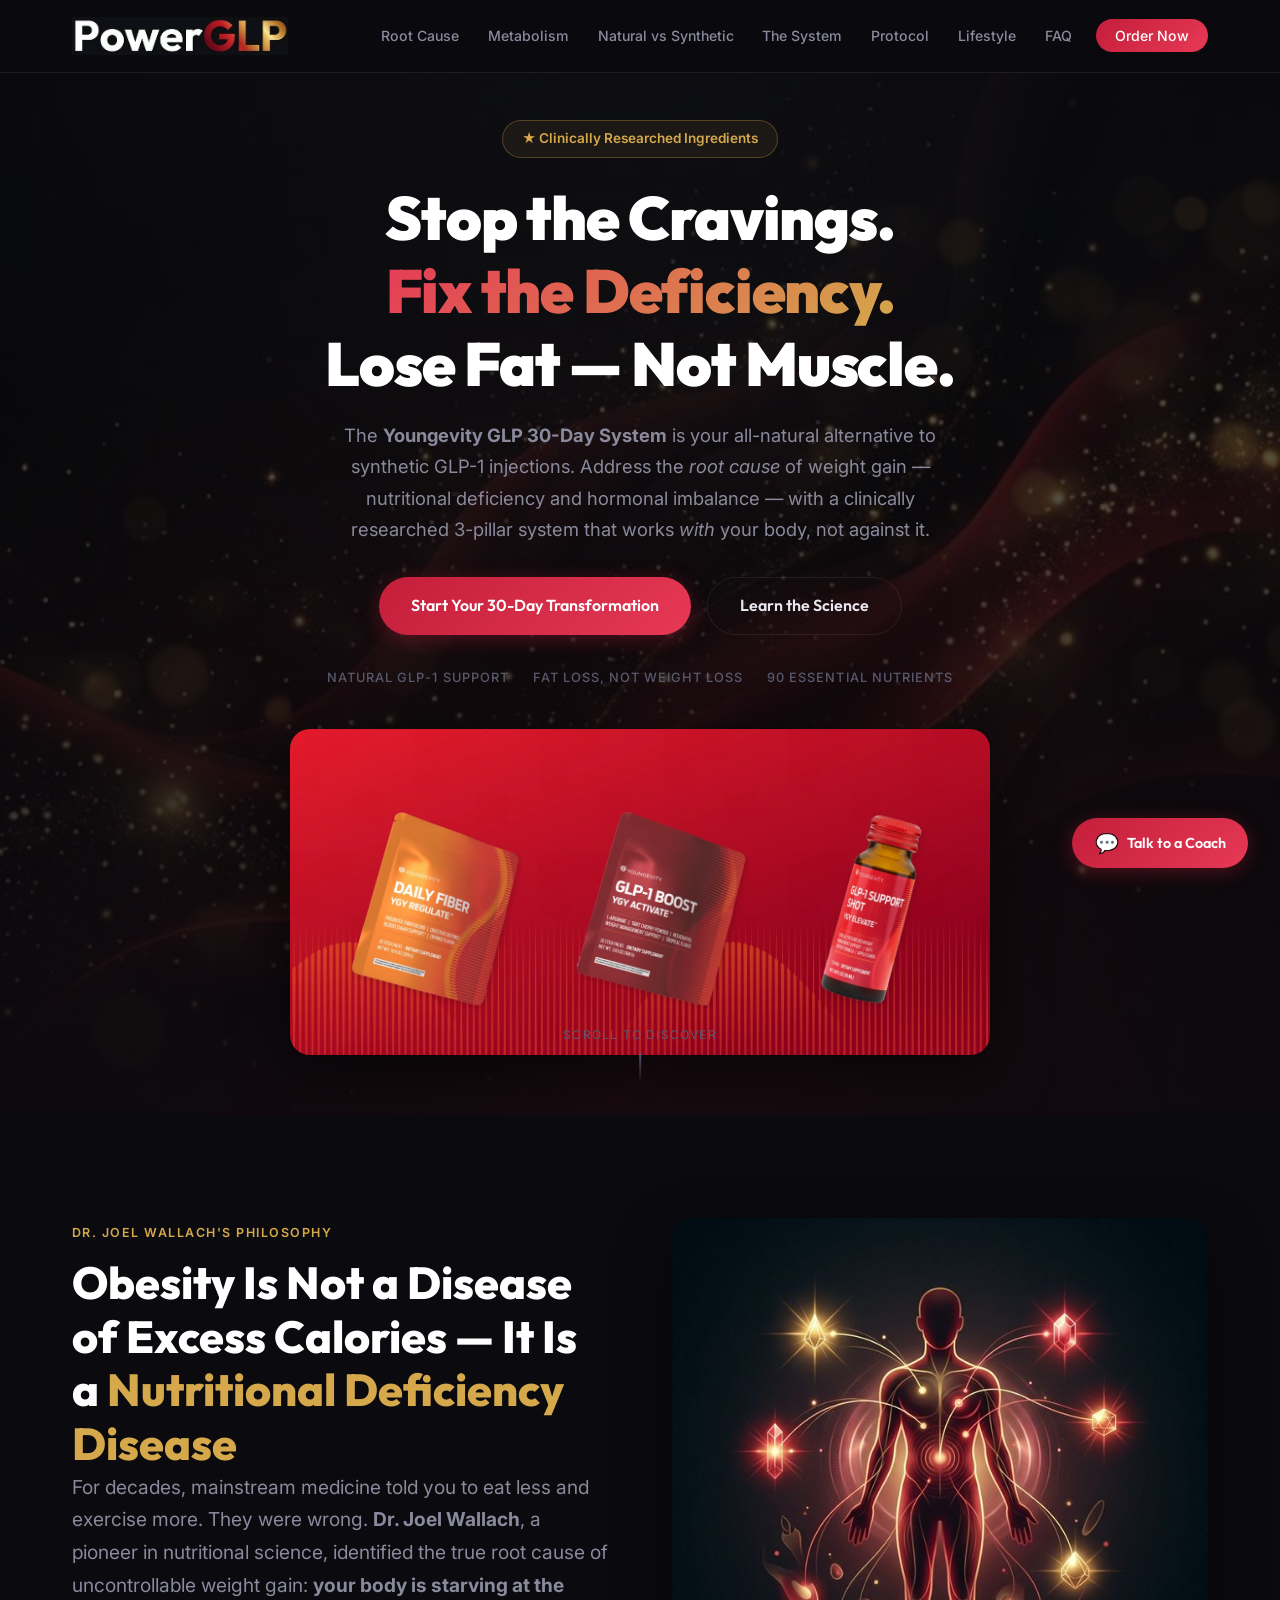
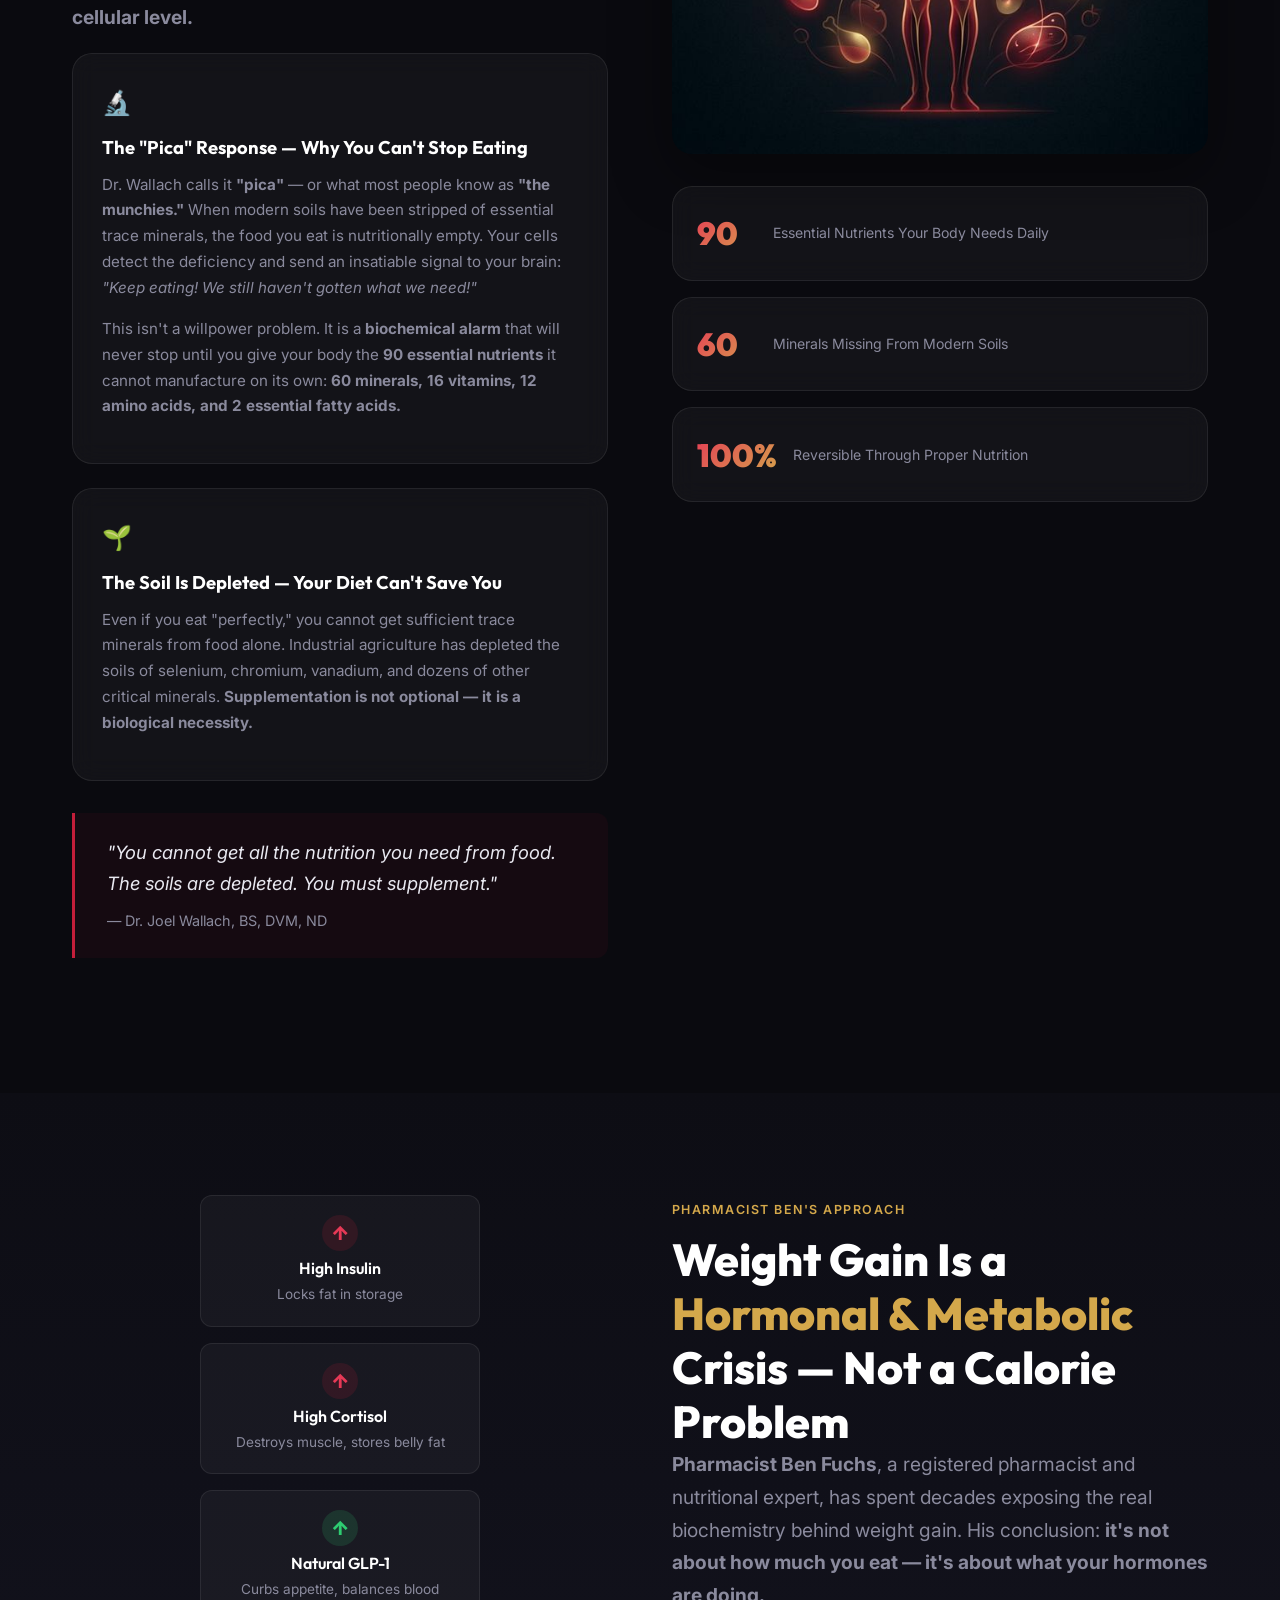
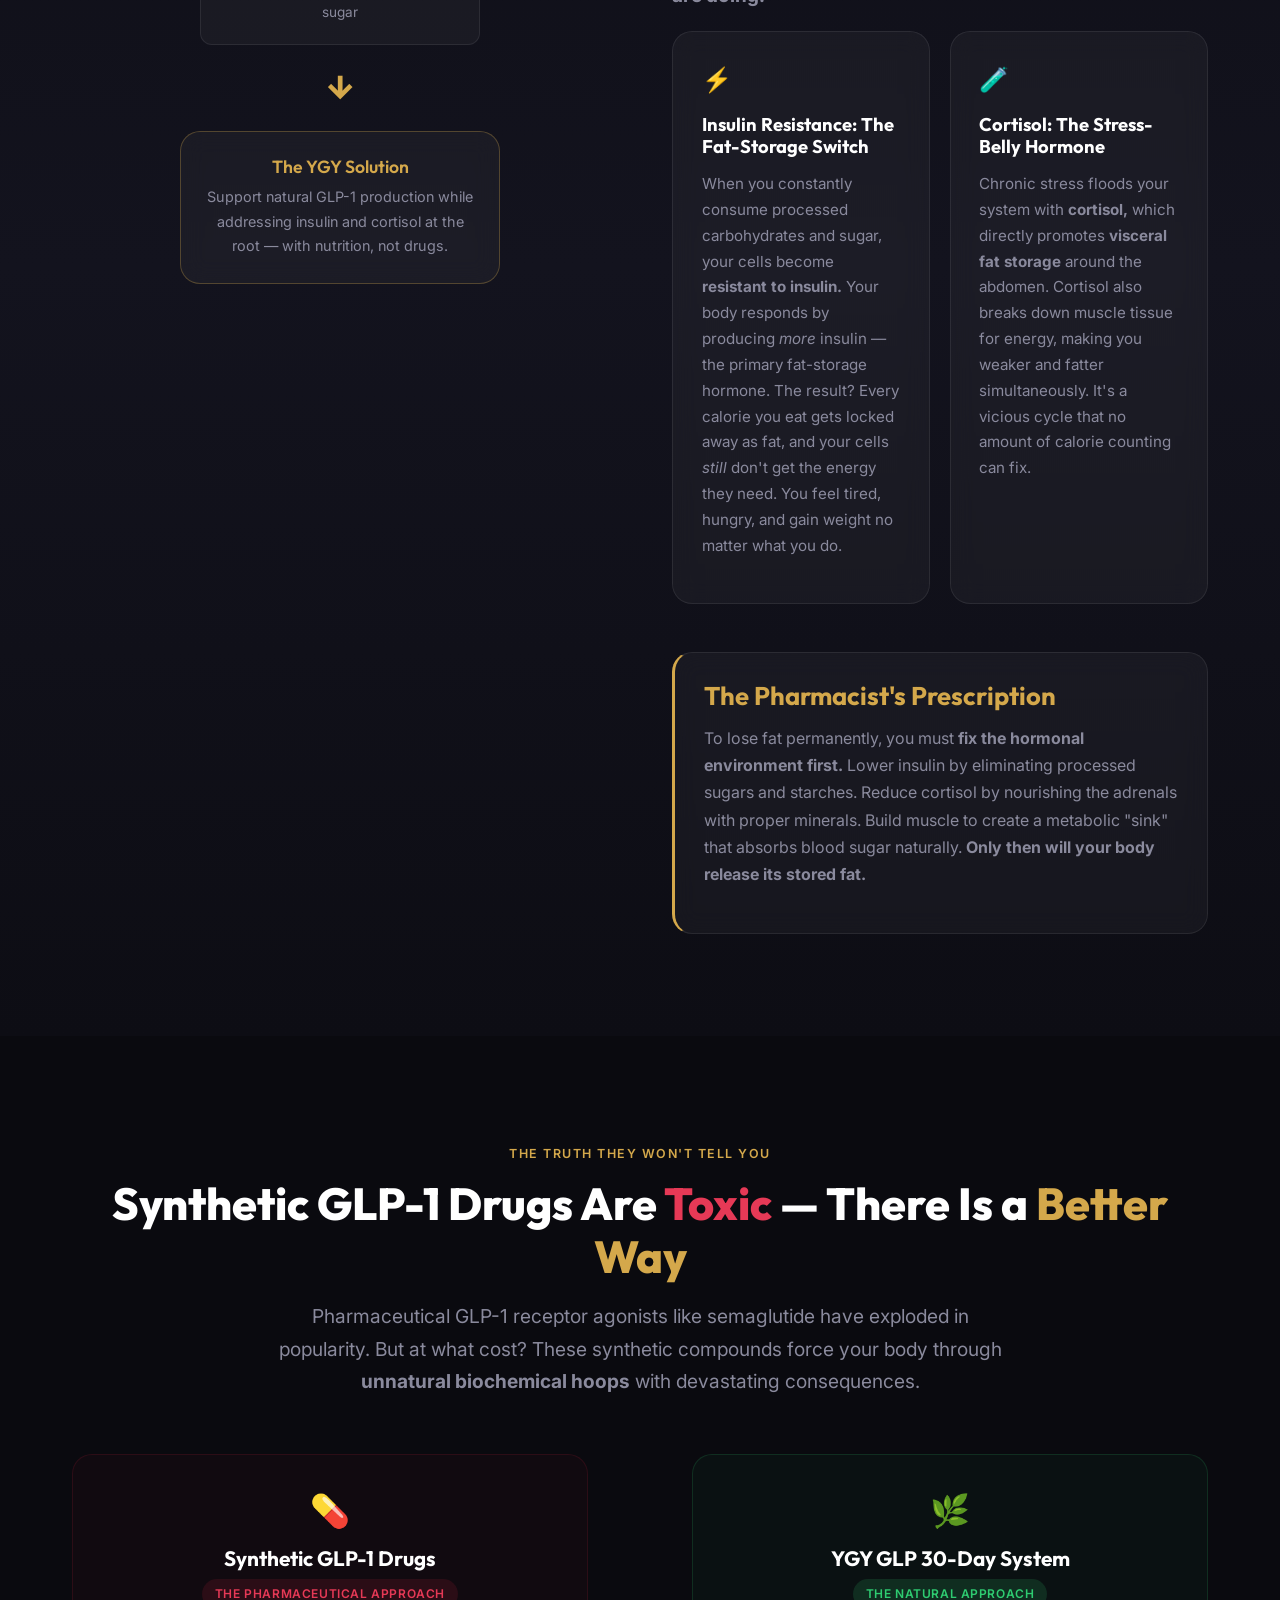
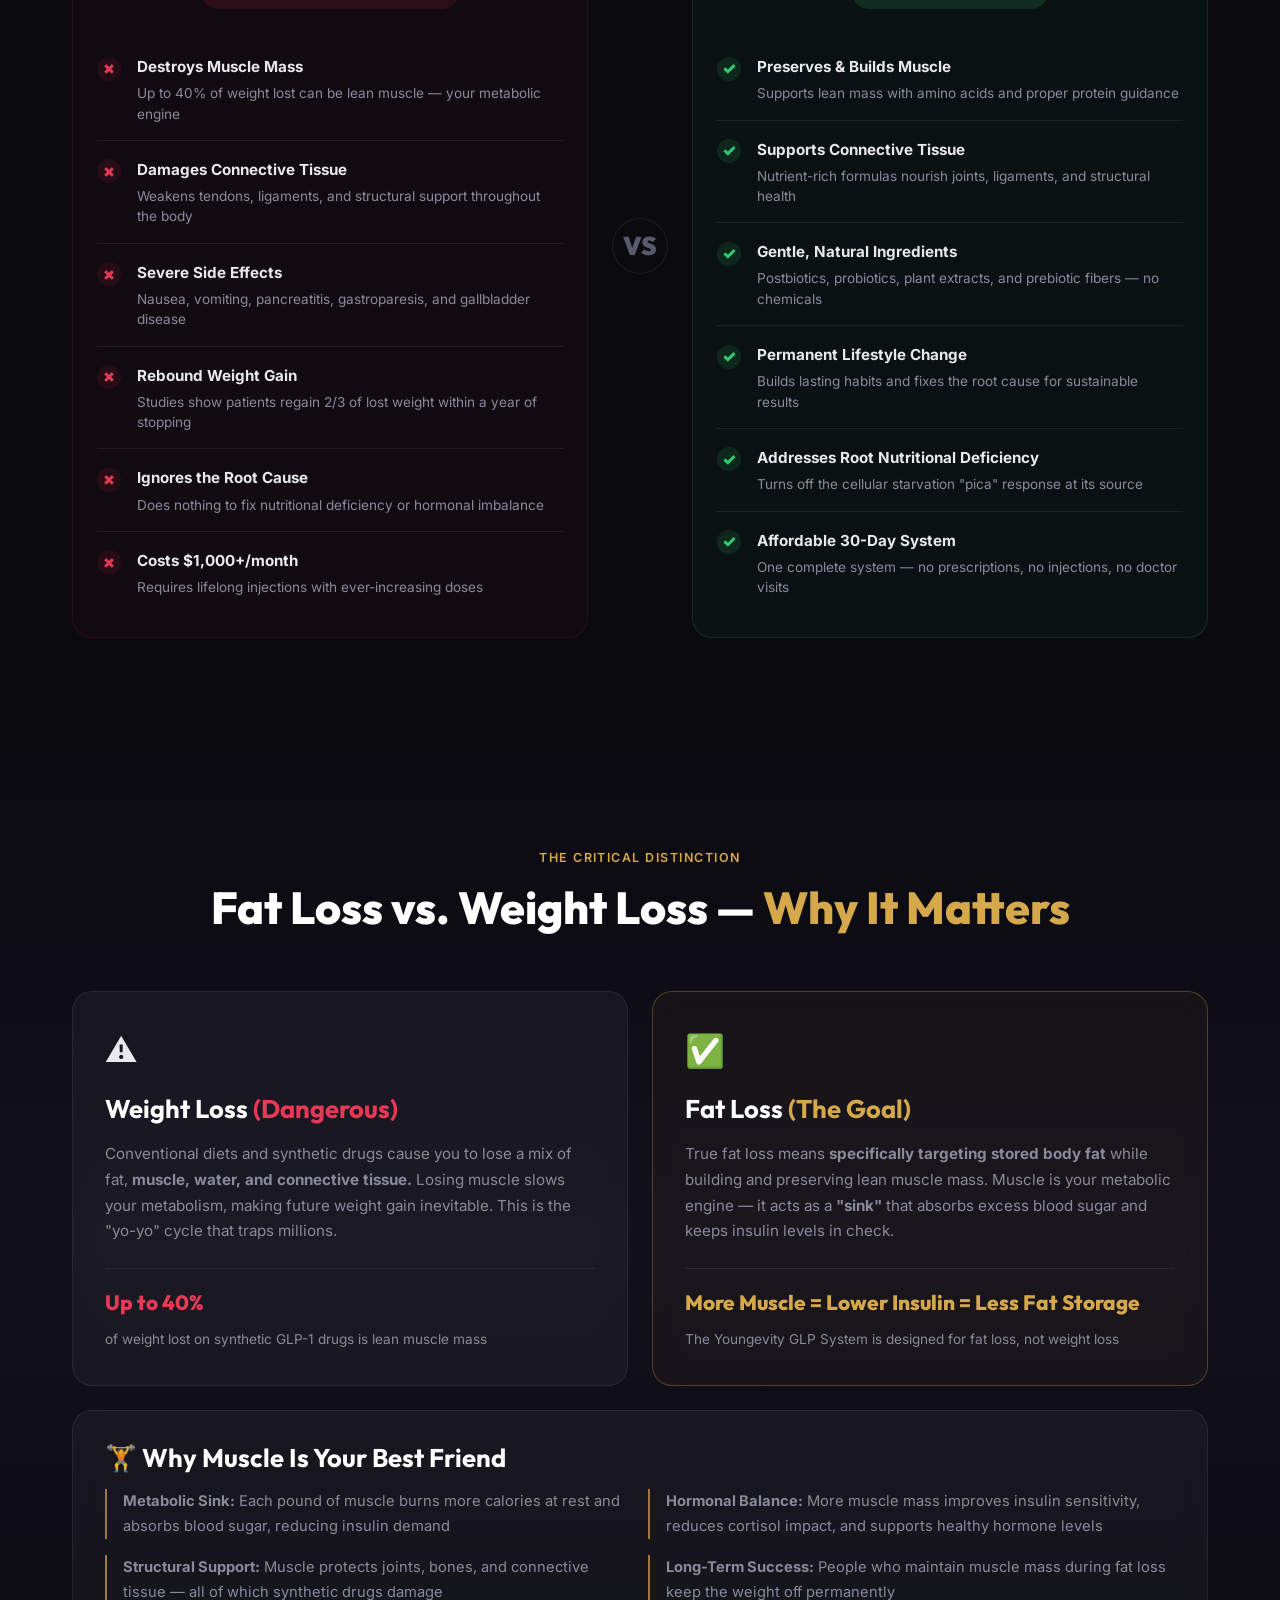
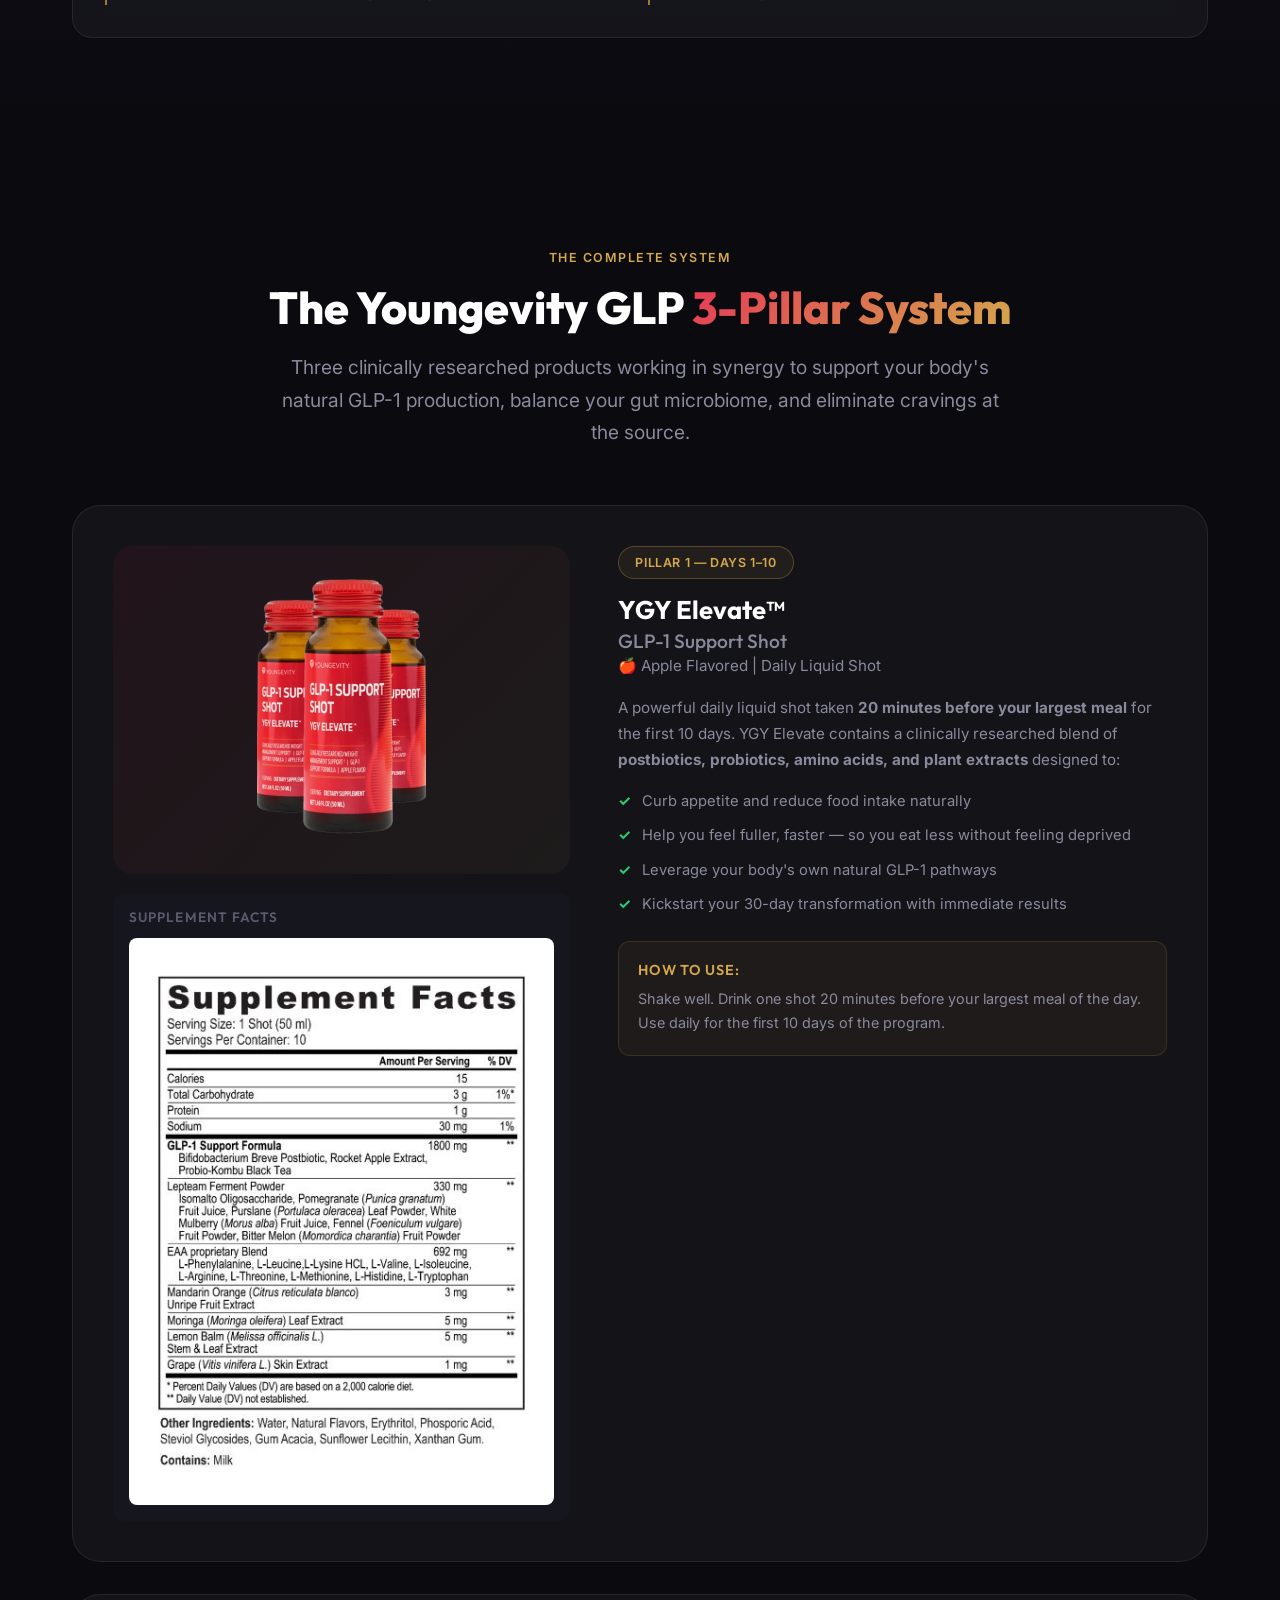
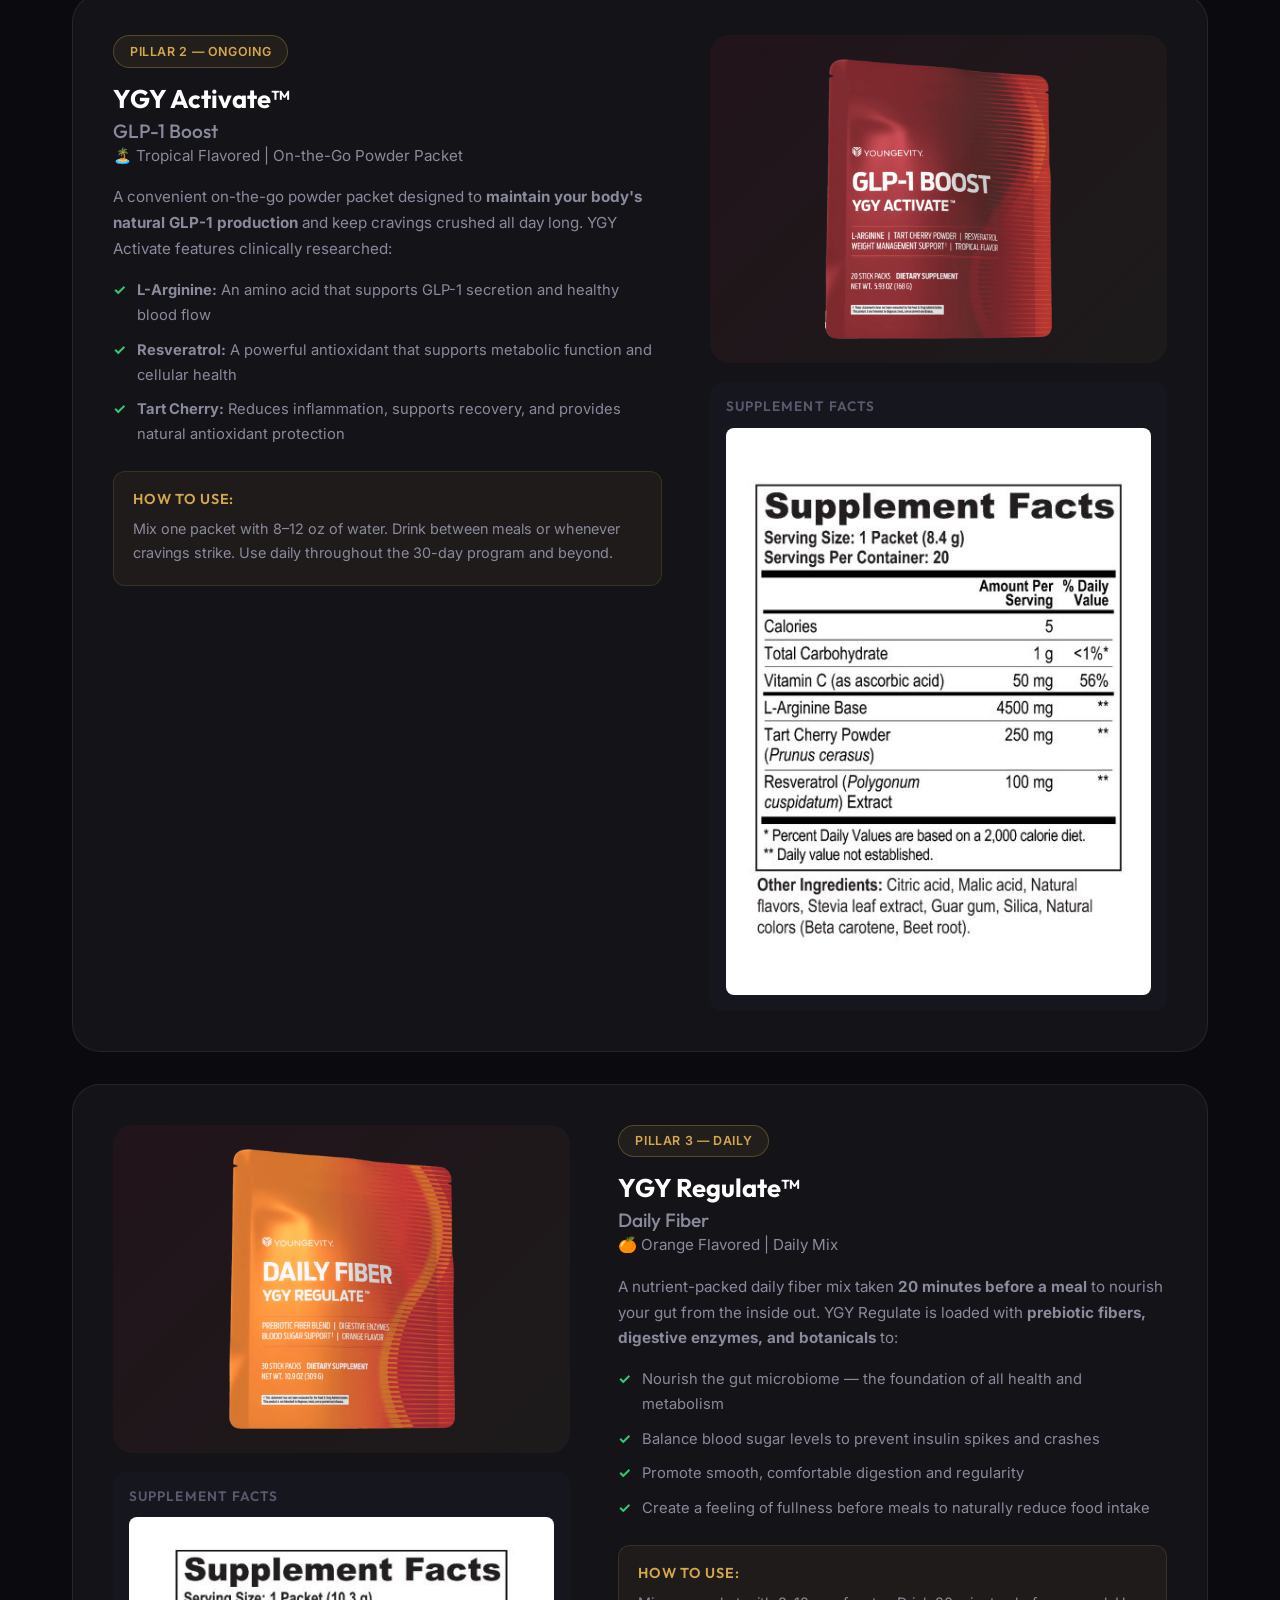
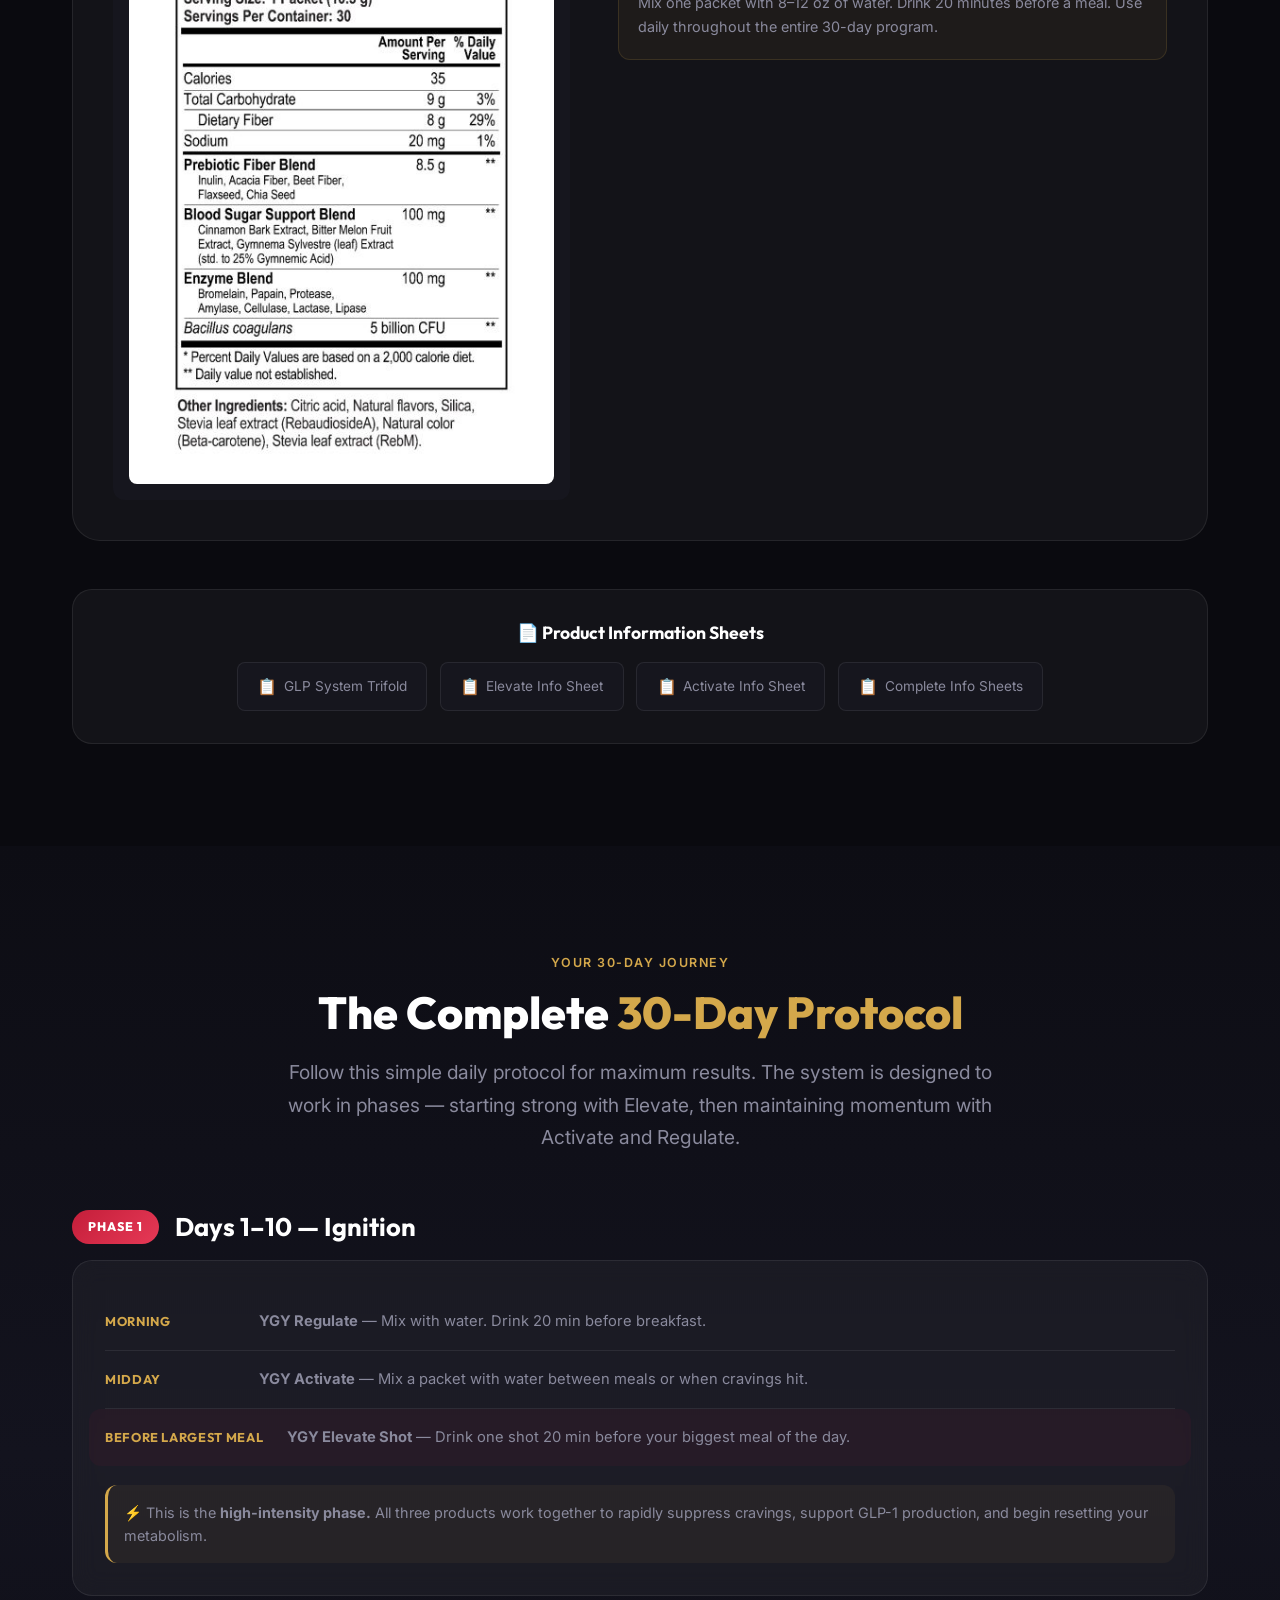
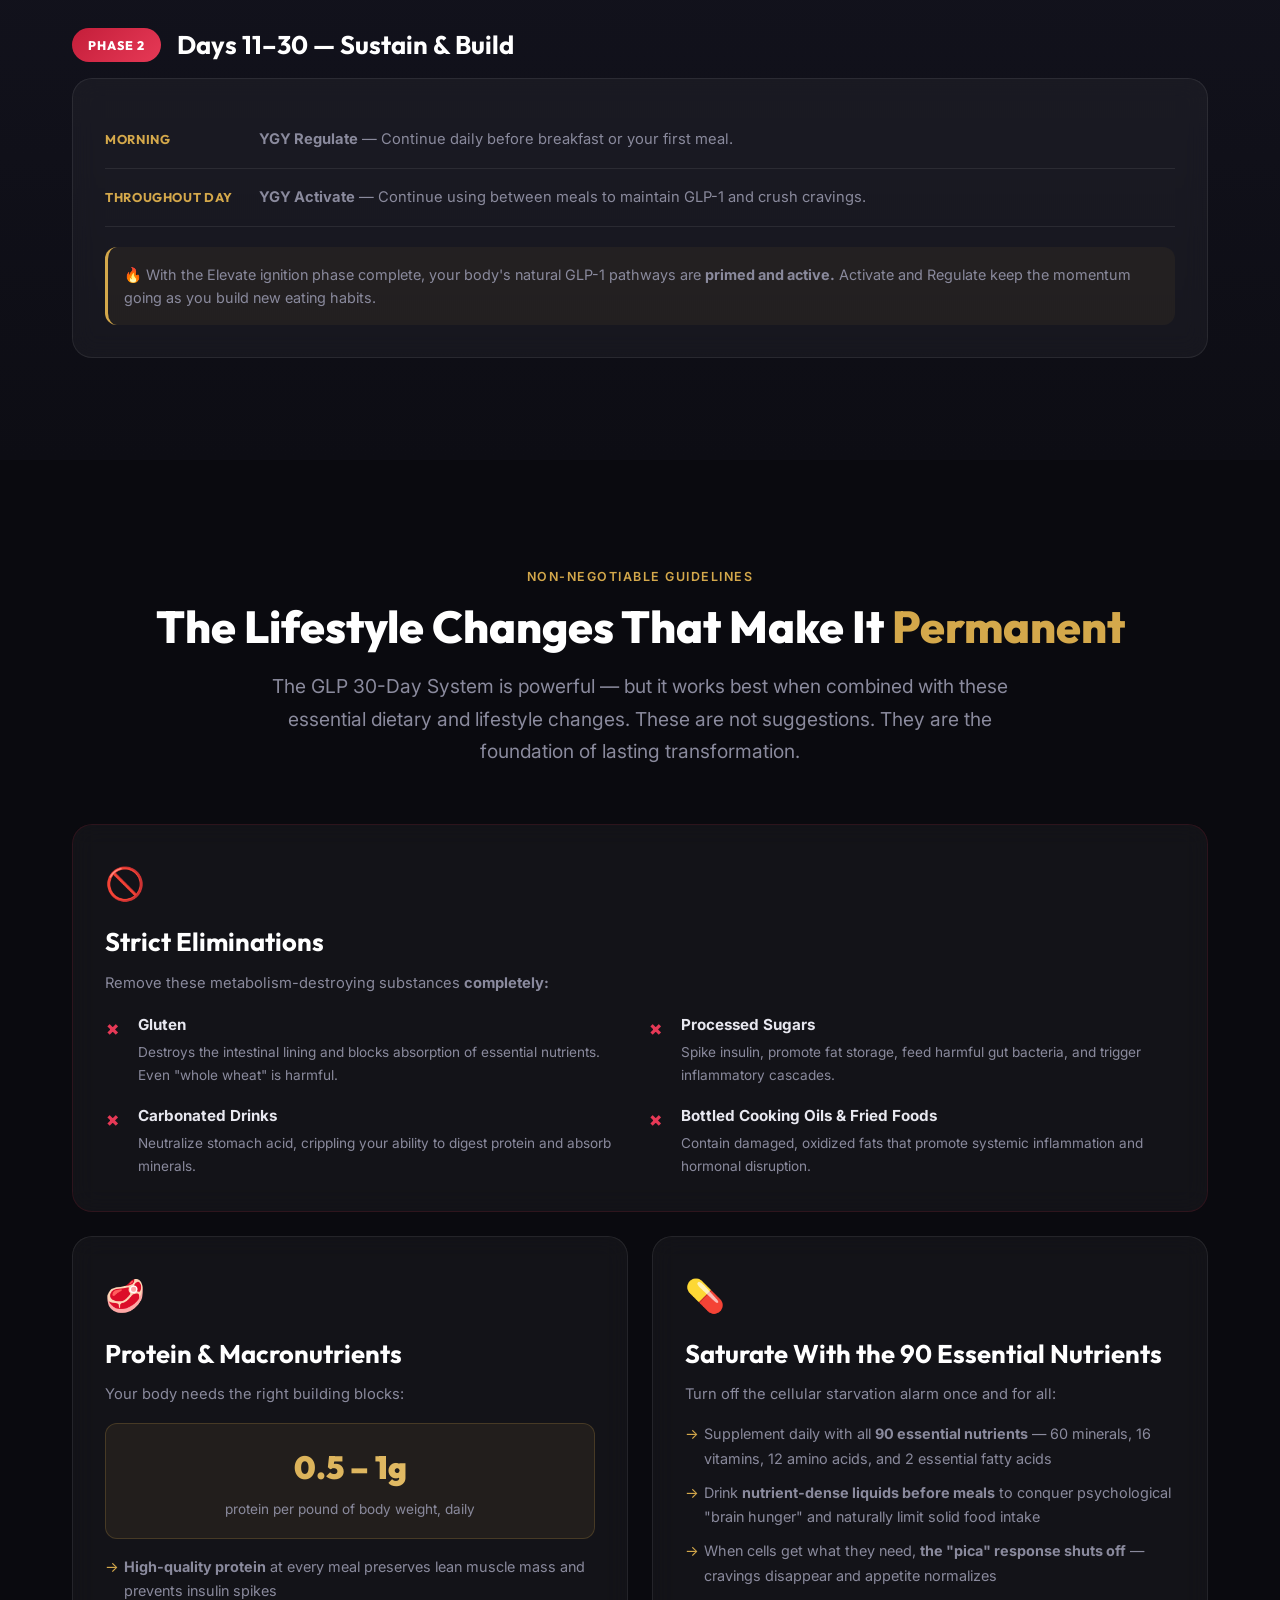
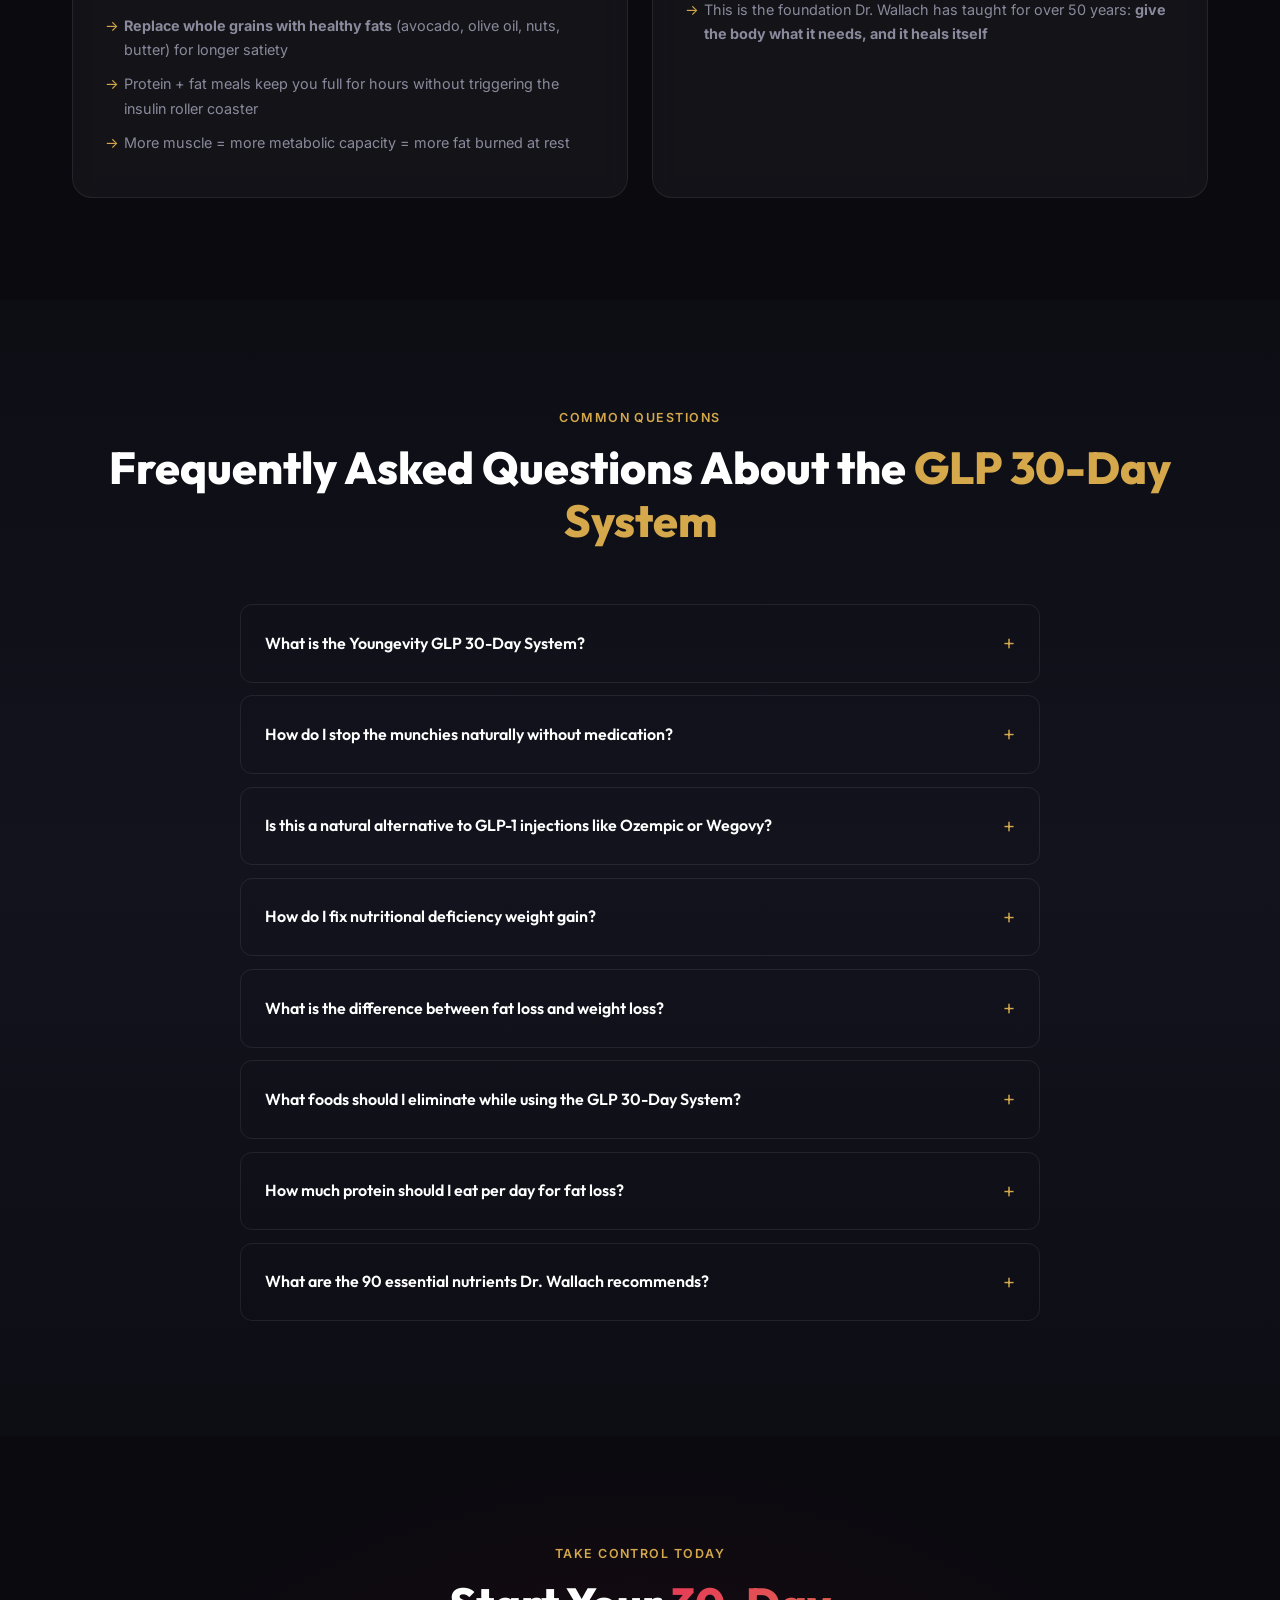
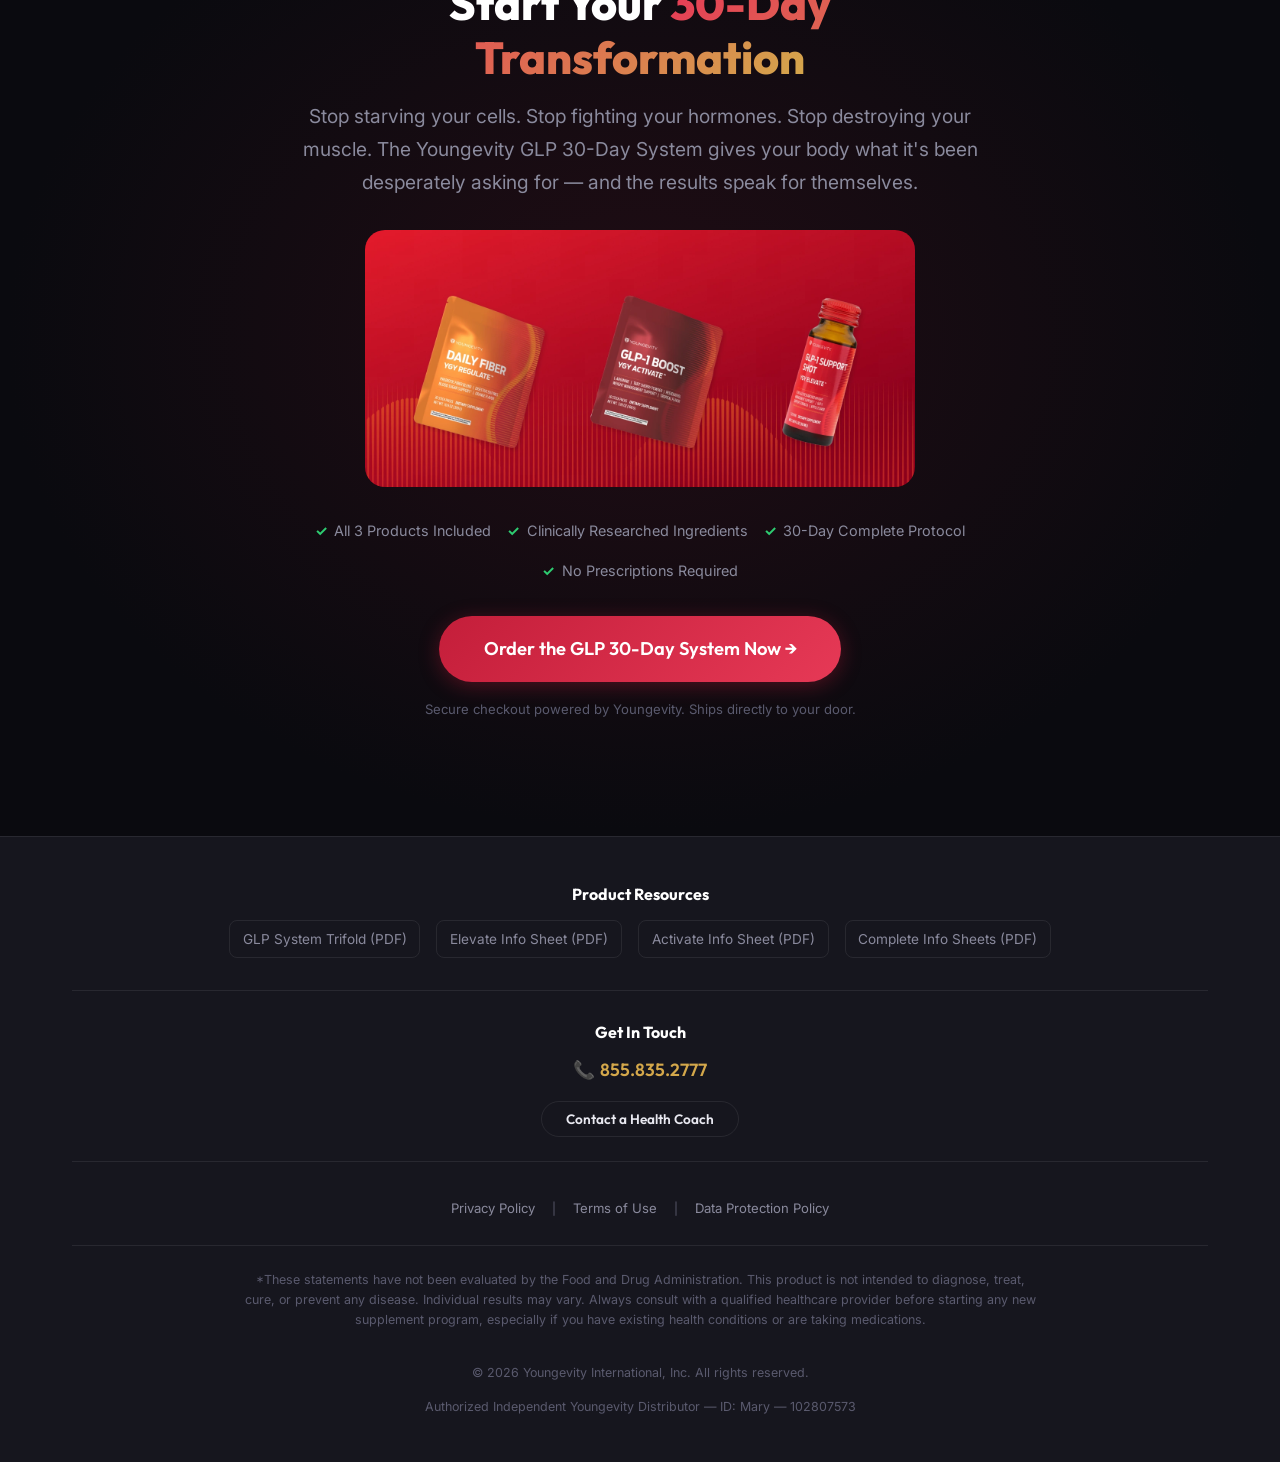
<file: index.html>
<!DOCTYPE html>
<html lang="en">
<head>
    <meta charset="UTF-8">
    <meta name="viewport" content="width=device-width, initial-scale=1.0">
    <title>Youngevity GLP 30-Day System | Natural GLP-1 Support — Stop the Munchies, Burn Fat, Keep Muscle</title>
    <meta name="description" content="Discover the Youngevity GLP 30-Day System — a clinically researched, all-natural alternative to synthetic GLP-1 injections. Fix the root cause of weight gain: nutritional deficiency. Curb cravings, balance hormones, and lose fat while preserving lean muscle.">
    <meta name="keywords" content="natural GLP-1 support, natural alternative to GLP-1 injections, how to stop the munchies naturally, nutritional deficiency weight gain, Dr. Wallach 90 essential nutrients, insulin resistance weight loss, cortisol weight gain, fat loss vs weight loss, Youngevity GLP system, GLP-1 boost natural">
    <meta property="og:title" content="Youngevity GLP 30-Day System | Natural GLP-1 Weight Management">
    <meta property="og:description" content="Stop the cravings. Fix the deficiency. Lose fat—not muscle. The Youngevity GLP 30-Day System is your natural alternative to synthetic GLP-1 drugs.">
    <meta property="og:type" content="website">
    <meta property="og:image" content="87552f8a-69dd-4ed3-8258-8b17cbba2dc7.webp">
    <link rel="preconnect" href="https://fonts.googleapis.com">
    <link rel="preconnect" href="https://fonts.gstatic.com" crossorigin>
    <link href="https://fonts.googleapis.com/css2?family=Inter:wght@300;400;500;600;700&family=Outfit:wght@400;500;600;700;800;900&display=swap" rel="stylesheet">
    <link rel="icon" type="image/svg+xml" href="favicon.svg">
    <link rel="canonical" href="https://powerglp.com/">
    <link rel="stylesheet" href="style.css">

    <!-- FAQ Schema JSON-LD -->
    <script type="application/ld+json">
    {
      "@context": "https://schema.org",
      "@type": "FAQPage",
      "mainEntity": [
        {
          "@type": "Question",
          "name": "What is the Youngevity GLP 30-Day System?",
          "acceptedAnswer": {
            "@type": "Answer",
            "text": "The Youngevity GLP 30-Day System is a clinically researched, all-natural weight management program consisting of three products—YGY Elevate (GLP-1 Support Shot), YGY Activate (GLP-1 Boost), and YGY Regulate (Daily Fiber)—designed to leverage your body's own natural GLP-1 production. It addresses the root cause of weight gain: nutritional deficiency and hormonal imbalance."
          }
        },
        {
          "@type": "Question",
          "name": "How do I stop the munchies naturally without medication?",
          "acceptedAnswer": {
            "@type": "Answer",
            "text": "According to Dr. Joel Wallach, 'the munchies' are your body's desperate cry for missing essential trace minerals. When cells are starved of the 90 essential nutrients, they trigger insatiable cravings. The solution is to saturate your body with all 90 essential nutrients using clinically researched supplements like the Youngevity GLP 30-Day System, which combines postbiotics, amino acids, prebiotic fibers, and plant extracts to naturally curb appetite and eliminate the cellular starvation response."
          }
        },
        {
          "@type": "Question",
          "name": "Is this a natural alternative to GLP-1 injections like Ozempic or Wegovy?",
          "acceptedAnswer": {
            "@type": "Answer",
            "text": "Yes. The Youngevity GLP 30-Day System is designed to support your body's own natural GLP-1 production using clinically researched postbiotics, probiotics, amino acids like L-arginine, resveratrol, tart cherry, and prebiotic fibers—without the side effects associated with synthetic GLP-1 receptor agonist injections, which can destroy muscle mass and connective tissue."
          }
        },
        {
          "@type": "Question",
          "name": "How do I fix nutritional deficiency weight gain?",
          "acceptedAnswer": {
            "@type": "Answer",
            "text": "Nutritional deficiency weight gain occurs when modern soils lack essential trace minerals, causing cellular starvation and non-stop food cravings (pica). To fix it, you must: 1) Supplement with all 90 essential nutrients, 2) Eliminate gluten which blocks nutrient absorption, 3) Cut processed sugars and fried foods, 4) Consume 0.5–1g of protein per pound of body weight, and 5) Use a system like the Youngevity GLP 30-Day System to naturally support GLP-1 and gut health."
          }
        },
        {
          "@type": "Question",
          "name": "What is the difference between fat loss and weight loss?",
          "acceptedAnswer": {
            "@type": "Answer",
            "text": "Weight loss can include losing vital muscle mass, water, and connective tissue—especially with synthetic drugs. Fat loss means specifically targeting stored body fat while building and preserving lean muscle. Muscle acts as a metabolic 'sink' that absorbs excess blood sugar and keeps insulin levels in check. The Youngevity GLP 30-Day System, combined with adequate protein intake, is designed to promote true fat loss, not dangerous weight loss."
          }
        },
        {
          "@type": "Question",
          "name": "What foods should I eliminate while using the GLP 30-Day System?",
          "acceptedAnswer": {
            "@type": "Answer",
            "text": "For best results, completely eliminate: 1) Gluten—it destroys the intestinal lining and blocks nutrient absorption, 2) Processed sugars—they spike insulin and promote fat storage, 3) Carbonated drinks—they neutralize stomach acid needed for digestion, 4) Bottled cooking oils and fried foods—they contain damaged fats that promote inflammation. Replace grains with healthy fats for longer satiety."
          }
        },
        {
          "@type": "Question",
          "name": "How much protein should I eat per day for fat loss?",
          "acceptedAnswer": {
            "@type": "Answer",
            "text": "For optimal fat loss while preserving muscle, consume 0.5 to 1 gram of high-quality protein per pound of body weight daily. Protein prevents insulin spikes, supports lean muscle growth, and keeps you satiated longer. Muscle tissue acts as a 'sink' to absorb excess blood sugar and maintain healthy insulin levels."
          }
        },
        {
          "@type": "Question",
          "name": "What are the 90 essential nutrients Dr. Wallach recommends?",
          "acceptedAnswer": {
            "@type": "Answer",
            "text": "Dr. Joel Wallach identifies 90 essential nutrients the human body cannot manufacture on its own: 60 minerals, 16 vitamins, 12 amino acids, and 2 essential fatty acids. Modern agricultural soils have been depleted of these trace minerals, meaning even a 'healthy diet' cannot provide them. Supplementation is the only reliable way to get all 90 nutrients and turn off the body's starvation-driven cravings."
          }
        }
      ]
    }
    </script>

    <!-- Product Schema JSON-LD -->
    <script type="application/ld+json">
    {
      "@context": "https://schema.org",
      "@type": "Product",
      "name": "Youngevity GLP 30-Day System",
      "description": "A comprehensive 30-day natural weight management system featuring three clinically researched products that support your body's own GLP-1 production, curb appetite, balance blood sugar, and promote fat loss while preserving lean muscle.",
      "brand": {
        "@type": "Brand",
        "name": "Youngevity"
      },
      "category": "Health & Wellness > Weight Management",
      "image": "87552f8a-69dd-4ed3-8258-8b17cbba2dc7.webp"
    }
    </script>
</head>
<body>
    <!-- Navigation -->
    <nav class="main-nav" id="main-nav">
        <div class="nav-container">
            <a href="#hero" class="nav-logo">
                <img src="logo.png" alt="PowerGLP.com" class="nav-logo-img" style="height: 38px; width: auto;">
            </a>
            <button class="nav-toggle" id="nav-toggle" aria-label="Toggle navigation">
                <span></span><span></span><span></span>
            </button>
            <ul class="nav-links" id="nav-links">
                <li><a href="#root-cause">Root Cause</a></li>
                <li><a href="#metabolism">Metabolism</a></li>
                <li><a href="#natural-vs-synthetic">Natural vs Synthetic</a></li>
                <li><a href="#system">The System</a></li>
                <li><a href="#protocol">Protocol</a></li>
                <li><a href="#lifestyle">Lifestyle</a></li>
                <li><a href="#faq">FAQ</a></li>
                <li><a href="#order" class="nav-cta">Order Now</a></li>
            </ul>
        </div>
    </nav>

    <!-- Hero Section -->
    <header class="hero" id="hero">
        <div class="hero-bg">
            <img src="hero-background.png" alt="" class="hero-bg-img" loading="eager">
            <div class="hero-overlay"></div>
        </div>
        <div class="hero-content reveal">
            <div class="hero-badge">★ Clinically Researched Ingredients</div>
            <h1>Stop the Cravings.<br><span class="text-gradient">Fix the Deficiency.</span><br>Lose Fat — Not Muscle.</h1>
            <p class="hero-sub">The <strong>Youngevity GLP 30-Day System</strong> is your all-natural alternative to synthetic GLP-1 injections. Address the <em>root cause</em> of weight gain — nutritional deficiency and hormonal imbalance — with a clinically researched 3-pillar system that works <em>with</em> your body, not against it.</p>
            <div class="hero-ctas">
                <a href="#order" class="btn btn-primary btn-glow" id="hero-cta">Start Your 30-Day Transformation</a>
                <a href="#root-cause" class="btn btn-outline">Learn the Science</a>
            </div>
            <div class="hero-keywords">
                <span>Natural GLP-1 Support</span>
                <span>Fat Loss, Not Weight Loss</span>
                <span>90 Essential Nutrients</span>
            </div>
        </div>
        <div class="hero-product reveal">
            <img src="87552f8a-69dd-4ed3-8258-8b17cbba2dc7.webp" alt="Youngevity GLP 30-Day System — YGY Regulate Daily Fiber, YGY Activate GLP-1 Boost, and YGY Elevate GLP-1 Support Shot" width="700" height="300" loading="eager">
        </div>
        <div class="scroll-indicator">
            <span>Scroll to Discover</span>
            <div class="scroll-arrow"></div>
        </div>
    </header>

    <main>
        <!-- Section 1: The Root Cause — Dr. Wallach -->
        <section class="section section-dark" id="root-cause">
            <div class="container">
                <div class="section-grid">
                    <div class="section-content reveal">
                        <span class="section-label">Dr. Joel Wallach's Philosophy</span>
                        <h2>Obesity Is Not a Disease of Excess Calories — It Is a <span class="text-accent">Nutritional Deficiency Disease</span></h2>
                        <p class="lead">For decades, mainstream medicine told you to eat less and exercise more. They were wrong. <strong>Dr. Joel Wallach</strong>, a pioneer in nutritional science, identified the true root cause of uncontrollable weight gain: <strong>your body is starving at the cellular level.</strong></p>
                        <div class="philosophy-card glass-card">
                            <div class="philosophy-icon">🔬</div>
                            <h3>The "Pica" Response — Why You Can't Stop Eating</h3>
                            <p>Dr. Wallach calls it <strong>"pica"</strong> — or what most people know as <strong>"the munchies."</strong> When modern soils have been stripped of essential trace minerals, the food you eat is nutritionally empty. Your cells detect the deficiency and send an insatiable signal to your brain: <em>"Keep eating! We still haven't gotten what we need!"</em></p>
                            <p>This isn't a willpower problem. It is a <strong>biochemical alarm</strong> that will never stop until you give your body the <strong>90 essential nutrients</strong> it cannot manufacture on its own: <strong>60 minerals, 16 vitamins, 12 amino acids, and 2 essential fatty acids.</strong></p>
                        </div>
                        <div class="philosophy-card glass-card">
                            <div class="philosophy-icon">🌱</div>
                            <h3>The Soil Is Depleted — Your Diet Can't Save You</h3>
                            <p>Even if you eat "perfectly," you cannot get sufficient trace minerals from food alone. Industrial agriculture has depleted the soils of selenium, chromium, vanadium, and dozens of other critical minerals. <strong>Supplementation is not optional — it is a biological necessity.</strong></p>
                        </div>
                        <blockquote class="quote-block">
                            <p>"You cannot get all the nutrition you need from food. The soils are depleted. You must supplement."</p>
                            <cite>— Dr. Joel Wallach, BS, DVM, ND</cite>
                        </blockquote>
                    </div>
                    <div class="section-visual reveal">
                        <img src="nutrition-concept.png" alt="Nutritional deficiency concept — trace minerals flowing into the body" class="section-image float-animation" loading="lazy">
                        <div class="stat-cards">
                            <div class="stat-card glass-card">
                                <span class="stat-number">90</span>
                                <span class="stat-label">Essential Nutrients Your Body Needs Daily</span>
                            </div>
                            <div class="stat-card glass-card">
                                <span class="stat-number">60</span>
                                <span class="stat-label">Minerals Missing From Modern Soils</span>
                            </div>
                            <div class="stat-card glass-card">
                                <span class="stat-number">100%</span>
                                <span class="stat-label">Reversible Through Proper Nutrition</span>
                            </div>
                        </div>
                    </div>
                </div>
            </div>
        </section>

        <!-- Section 2: Metabolism & Hormones — Pharmacist Ben -->
        <section class="section section-gradient" id="metabolism">
            <div class="container">
                <div class="section-grid reverse">
                    <div class="section-content reveal">
                        <span class="section-label">Pharmacist Ben's Approach</span>
                        <h2>Weight Gain Is a <span class="text-accent">Hormonal & Metabolic</span> Crisis — Not a Calorie Problem</h2>
                        <p class="lead"><strong>Pharmacist Ben Fuchs</strong>, a registered pharmacist and nutritional expert, has spent decades exposing the real biochemistry behind weight gain. His conclusion: <strong>it's not about how much you eat — it's about what your hormones are doing.</strong></p>
                        <div class="two-col-cards">
                            <div class="philosophy-card glass-card">
                                <div class="philosophy-icon">⚡</div>
                                <h3>Insulin Resistance: The Fat-Storage Switch</h3>
                                <p>When you constantly consume processed carbohydrates and sugar, your cells become <strong>resistant to insulin.</strong> Your body responds by producing <em>more</em> insulin — the primary fat-storage hormone. The result? Every calorie you eat gets locked away as fat, and your cells <em>still</em> don't get the energy they need. You feel tired, hungry, and gain weight no matter what you do.</p>
                            </div>
                            <div class="philosophy-card glass-card">
                                <div class="philosophy-icon">🧪</div>
                                <h3>Cortisol: The Stress-Belly Hormone</h3>
                                <p>Chronic stress floods your system with <strong>cortisol,</strong> which directly promotes <strong>visceral fat storage</strong> around the abdomen. Cortisol also breaks down muscle tissue for energy, making you weaker and fatter simultaneously. It's a vicious cycle that no amount of calorie counting can fix.</p>
                            </div>
                        </div>
                        <div class="insight-box glass-card">
                            <h3>The Pharmacist's Prescription</h3>
                            <p>To lose fat permanently, you must <strong>fix the hormonal environment first.</strong> Lower insulin by eliminating processed sugars and starches. Reduce cortisol by nourishing the adrenals with proper minerals. Build muscle to create a metabolic "sink" that absorbs blood sugar naturally. <strong>Only then will your body release its stored fat.</strong></p>
                        </div>
                    </div>
                    <div class="section-visual reveal">
                        <div class="hormone-visual">
                            <div class="hormone-card">
                                <div class="hormone-icon danger">↑</div>
                                <h4>High Insulin</h4>
                                <p>Locks fat in storage</p>
                            </div>
                            <div class="hormone-card">
                                <div class="hormone-icon danger">↑</div>
                                <h4>High Cortisol</h4>
                                <p>Destroys muscle, stores belly fat</p>
                            </div>
                            <div class="hormone-card">
                                <div class="hormone-icon success">↑</div>
                                <h4>Natural GLP-1</h4>
                                <p>Curbs appetite, balances blood sugar</p>
                            </div>
                            <div class="hormone-arrow">↓</div>
                            <div class="hormone-result glass-card">
                                <h4>The YGY Solution</h4>
                                <p>Support natural GLP-1 production while addressing insulin and cortisol at the root — with nutrition, not drugs.</p>
                            </div>
                        </div>
                    </div>
                </div>
            </div>
        </section>

        <!-- Section 3: Synthetic vs. Natural -->
        <section class="section section-dark" id="natural-vs-synthetic">
            <div class="container">
                <div class="section-header reveal">
                    <span class="section-label">The Truth They Won't Tell You</span>
                    <h2>Synthetic GLP-1 Drugs Are <span class="text-danger">Toxic</span> — There Is a <span class="text-accent">Better Way</span></h2>
                    <p class="lead">Pharmaceutical GLP-1 receptor agonists like semaglutide have exploded in popularity. But at what cost? These synthetic compounds force your body through <strong>unnatural biochemical hoops</strong> with devastating consequences.</p>
                </div>
                <div class="comparison-table reveal">
                    <div class="comparison-col comparison-bad">
                        <div class="comparison-header">
                            <span class="comparison-icon">💊</span>
                            <h3>Synthetic GLP-1 Drugs</h3>
                            <span class="comparison-tag tag-danger">The Pharmaceutical Approach</span>
                        </div>
                        <ul class="comparison-list">
                            <li class="item-bad">
                                <span class="item-icon">✗</span>
                                <div>
                                    <strong>Destroys Muscle Mass</strong>
                                    <p>Up to 40% of weight lost can be lean muscle — your metabolic engine</p>
                                </div>
                            </li>
                            <li class="item-bad">
                                <span class="item-icon">✗</span>
                                <div>
                                    <strong>Damages Connective Tissue</strong>
                                    <p>Weakens tendons, ligaments, and structural support throughout the body</p>
                                </div>
                            </li>
                            <li class="item-bad">
                                <span class="item-icon">✗</span>
                                <div>
                                    <strong>Severe Side Effects</strong>
                                    <p>Nausea, vomiting, pancreatitis, gastroparesis, and gallbladder disease</p>
                                </div>
                            </li>
                            <li class="item-bad">
                                <span class="item-icon">✗</span>
                                <div>
                                    <strong>Rebound Weight Gain</strong>
                                    <p>Studies show patients regain 2/3 of lost weight within a year of stopping</p>
                                </div>
                            </li>
                            <li class="item-bad">
                                <span class="item-icon">✗</span>
                                <div>
                                    <strong>Ignores the Root Cause</strong>
                                    <p>Does nothing to fix nutritional deficiency or hormonal imbalance</p>
                                </div>
                            </li>
                            <li class="item-bad">
                                <span class="item-icon">✗</span>
                                <div>
                                    <strong>Costs $1,000+/month</strong>
                                    <p>Requires lifelong injections with ever-increasing doses</p>
                                </div>
                            </li>
                        </ul>
                    </div>
                    <div class="comparison-vs">
                        <span>VS</span>
                    </div>
                    <div class="comparison-col comparison-good">
                        <div class="comparison-header">
                            <span class="comparison-icon">🌿</span>
                            <h3>YGY GLP 30-Day System</h3>
                            <span class="comparison-tag tag-success">The Natural Approach</span>
                        </div>
                        <ul class="comparison-list">
                            <li class="item-good">
                                <span class="item-icon">✓</span>
                                <div>
                                    <strong>Preserves & Builds Muscle</strong>
                                    <p>Supports lean mass with amino acids and proper protein guidance</p>
                                </div>
                            </li>
                            <li class="item-good">
                                <span class="item-icon">✓</span>
                                <div>
                                    <strong>Supports Connective Tissue</strong>
                                    <p>Nutrient-rich formulas nourish joints, ligaments, and structural health</p>
                                </div>
                            </li>
                            <li class="item-good">
                                <span class="item-icon">✓</span>
                                <div>
                                    <strong>Gentle, Natural Ingredients</strong>
                                    <p>Postbiotics, probiotics, plant extracts, and prebiotic fibers — no chemicals</p>
                                </div>
                            </li>
                            <li class="item-good">
                                <span class="item-icon">✓</span>
                                <div>
                                    <strong>Permanent Lifestyle Change</strong>
                                    <p>Builds lasting habits and fixes the root cause for sustainable results</p>
                                </div>
                            </li>
                            <li class="item-good">
                                <span class="item-icon">✓</span>
                                <div>
                                    <strong>Addresses Root Nutritional Deficiency</strong>
                                    <p>Turns off the cellular starvation "pica" response at its source</p>
                                </div>
                            </li>
                            <li class="item-good">
                                <span class="item-icon">✓</span>
                                <div>
                                    <strong>Affordable 30-Day System</strong>
                                    <p>One complete system — no prescriptions, no injections, no doctor visits</p>
                                </div>
                            </li>
                        </ul>
                    </div>
                </div>
            </div>
        </section>

        <!-- Section 4: Fat Loss vs Weight Loss -->
        <section class="section section-highlight" id="fat-vs-weight">
            <div class="container">
                <div class="section-header reveal">
                    <span class="section-label">The Critical Distinction</span>
                    <h2>Fat Loss vs. Weight Loss — <span class="text-accent">Why It Matters</span></h2>
                </div>
                <div class="fat-loss-grid reveal">
                    <div class="fat-loss-card glass-card">
                        <div class="fl-icon fl-bad">⚠️</div>
                        <h3>Weight Loss <span class="text-danger">(Dangerous)</span></h3>
                        <p>Conventional diets and synthetic drugs cause you to lose a mix of fat, <strong>muscle, water, and connective tissue.</strong> Losing muscle slows your metabolism, making future weight gain inevitable. This is the "yo-yo" cycle that traps millions.</p>
                        <div class="fl-stat">
                            <span class="fl-stat-number text-danger">Up to 40%</span>
                            <span class="fl-stat-label">of weight lost on synthetic GLP-1 drugs is lean muscle mass</span>
                        </div>
                    </div>
                    <div class="fat-loss-card glass-card featured">
                        <div class="fl-icon fl-good">✅</div>
                        <h3>Fat Loss <span class="text-accent">(The Goal)</span></h3>
                        <p>True fat loss means <strong>specifically targeting stored body fat</strong> while building and preserving lean muscle mass. Muscle is your metabolic engine — it acts as a <strong>"sink"</strong> that absorbs excess blood sugar and keeps insulin levels in check.</p>
                        <div class="fl-stat">
                            <span class="fl-stat-number text-accent">More Muscle = Lower Insulin = Less Fat Storage</span>
                            <span class="fl-stat-label">The Youngevity GLP System is designed for fat loss, not weight loss</span>
                        </div>
                    </div>
                    <div class="muscle-info glass-card">
                        <h3>🏋️ Why Muscle Is Your Best Friend</h3>
                        <ul>
                            <li><strong>Metabolic Sink:</strong> Each pound of muscle burns more calories at rest and absorbs blood sugar, reducing insulin demand</li>
                            <li><strong>Hormonal Balance:</strong> More muscle mass improves insulin sensitivity, reduces cortisol impact, and supports healthy hormone levels</li>
                            <li><strong>Structural Support:</strong> Muscle protects joints, bones, and connective tissue — all of which synthetic drugs damage</li>
                            <li><strong>Long-Term Success:</strong> People who maintain muscle mass during fat loss keep the weight off permanently</li>
                        </ul>
                    </div>
                </div>
            </div>
        </section>

        <!-- Section 5: The 3-Pillar System -->
        <section class="section section-dark" id="system">
            <div class="container">
                <div class="section-header reveal">
                    <span class="section-label">The Complete System</span>
                    <h2>The Youngevity GLP <span class="text-gradient">3-Pillar System</span></h2>
                    <p class="lead">Three clinically researched products working in synergy to support your body's natural GLP-1 production, balance your gut microbiome, and eliminate cravings at the source.</p>
                </div>

                <!-- Product 1: Elevate -->
                <div class="product-card reveal" id="elevate">
                    <div class="product-images">
                        <div class="product-hero-img">
                            <img src="62487b8d-e958-43af-8615-ac104e8ce947.webp" alt="YGY Elevate GLP-1 Support Shot — Apple Flavored Liquid Shots" loading="lazy">
                        </div>
                        <div class="product-supp-facts">
                            <h4>Supplement Facts</h4>
                            <img src="ygy-elevate-glp1-shot_suppfacts_0725_2.jpg" alt="YGY Elevate Supplement Facts — Postbiotics, Probiotics, Amino Acids, Plant Extracts" loading="lazy">
                        </div>
                    </div>
                    <div class="product-info">
                        <div class="product-badge">Pillar 1 — Days 1–10</div>
                        <h3>YGY Elevate™ <span class="product-subtitle">GLP-1 Support Shot</span></h3>
                        <p class="product-flavor">🍎 Apple Flavored | Daily Liquid Shot</p>
                        <p class="product-desc">A powerful daily liquid shot taken <strong>20 minutes before your largest meal</strong> for the first 10 days. YGY Elevate contains a clinically researched blend of <strong>postbiotics, probiotics, amino acids, and plant extracts</strong> designed to:</p>
                        <ul class="product-benefits">
                            <li>Curb appetite and reduce food intake naturally</li>
                            <li>Help you feel fuller, faster — so you eat less without feeling deprived</li>
                            <li>Leverage your body's own natural GLP-1 pathways</li>
                            <li>Kickstart your 30-day transformation with immediate results</li>
                        </ul>
                        <div class="product-usage">
                            <h4>How to Use:</h4>
                            <p>Shake well. Drink one shot 20 minutes before your largest meal of the day. Use daily for the first 10 days of the program.</p>
                        </div>
                    </div>
                </div>

                <!-- Product 2: Activate -->
                <div class="product-card reverse reveal" id="activate">
                    <div class="product-images">
                        <div class="product-hero-img">
                            <img src="Render_Mockup_1920_1920_2025-07-14.webp" alt="YGY Activate GLP-1 Boost — Tropical Flavored Powder Packets" loading="lazy">
                        </div>
                        <div class="product-supp-facts">
                            <h4>Supplement Facts</h4>
                            <img src="ygy-activate-glp1_suppfacts_0625_2.jpg" alt="YGY Activate Supplement Facts — L-Arginine, Resveratrol, Tart Cherry" loading="lazy">
                        </div>
                    </div>
                    <div class="product-info">
                        <div class="product-badge">Pillar 2 — Ongoing</div>
                        <h3>YGY Activate™ <span class="product-subtitle">GLP-1 Boost</span></h3>
                        <p class="product-flavor">🏝️ Tropical Flavored | On-the-Go Powder Packet</p>
                        <p class="product-desc">A convenient on-the-go powder packet designed to <strong>maintain your body's natural GLP-1 production</strong> and keep cravings crushed all day long. YGY Activate features clinically researched:</p>
                        <ul class="product-benefits">
                            <li><strong>L-Arginine:</strong> An amino acid that supports GLP-1 secretion and healthy blood flow</li>
                            <li><strong>Resveratrol:</strong> A powerful antioxidant that supports metabolic function and cellular health</li>
                            <li><strong>Tart Cherry:</strong> Reduces inflammation, supports recovery, and provides natural antioxidant protection</li>
                        </ul>
                        <div class="product-usage">
                            <h4>How to Use:</h4>
                            <p>Mix one packet with 8–12 oz of water. Drink between meals or whenever cravings strike. Use daily throughout the 30-day program and beyond.</p>
                        </div>
                    </div>
                </div>

                <!-- Product 3: Regulate -->
                <div class="product-card reveal" id="regulate">
                    <div class="product-images">
                        <div class="product-hero-img">
                            <img src="Render_Mockup_1920_1920_2025-07-14-2.webp" alt="YGY Regulate Daily Fiber — Orange Flavored Prebiotic Mix" loading="lazy">
                        </div>
                        <div class="product-supp-facts">
                            <h4>Supplement Facts</h4>
                            <img src="ygy-regulate-glp1_suppfacts_0725_2.jpg" alt="YGY Regulate Supplement Facts — Prebiotic Fibers, Digestive Enzymes, Botanicals" loading="lazy">
                        </div>
                    </div>
                    <div class="product-info">
                        <div class="product-badge">Pillar 3 — Daily</div>
                        <h3>YGY Regulate™ <span class="product-subtitle">Daily Fiber</span></h3>
                        <p class="product-flavor">🍊 Orange Flavored | Daily Mix</p>
                        <p class="product-desc">A nutrient-packed daily fiber mix taken <strong>20 minutes before a meal</strong> to nourish your gut from the inside out. YGY Regulate is loaded with <strong>prebiotic fibers, digestive enzymes, and botanicals</strong> to:</p>
                        <ul class="product-benefits">
                            <li>Nourish the gut microbiome — the foundation of all health and metabolism</li>
                            <li>Balance blood sugar levels to prevent insulin spikes and crashes</li>
                            <li>Promote smooth, comfortable digestion and regularity</li>
                            <li>Create a feeling of fullness before meals to naturally reduce food intake</li>
                        </ul>
                        <div class="product-usage">
                            <h4>How to Use:</h4>
                            <p>Mix one packet with 8–12 oz of water. Drink 20 minutes before a meal. Use daily throughout the entire 30-day program.</p>
                        </div>
                    </div>
                </div>

                <!-- PDF Resources -->
                <div class="resources-bar reveal">
                    <h3>📄 Product Information Sheets</h3>
                    <div class="resource-links">
                        <a href="https://rootnotfruit.youngevity.com/media/catalog/product/attachment/GLP_Trifold-0925-2-DIGITAL.pdf" target="_blank" rel="noopener" class="resource-link">
                            <span class="resource-icon">📋</span>
                            <span>GLP System Trifold</span>
                        </a>
                        <a href="https://rootnotfruit.youngevity.com/media/catalog/product/attachment/GLP_Elevate_Info_Sheet.pdf" target="_blank" rel="noopener" class="resource-link">
                            <span class="resource-icon">📋</span>
                            <span>Elevate Info Sheet</span>
                        </a>
                        <a href="https://rootnotfruit.youngevity.com/media/catalog/product/attachment/GLP_Activate_Info_Sheet.pdf" target="_blank" rel="noopener" class="resource-link">
                            <span class="resource-icon">📋</span>
                            <span>Activate Info Sheet</span>
                        </a>
                        <a href="https://rootnotfruit.youngevity.com/media/catalog/product/attachment/GLP_Info_Sheets.pdf" target="_blank" rel="noopener" class="resource-link">
                            <span class="resource-icon">📋</span>
                            <span>Complete Info Sheets</span>
                        </a>
                    </div>
                </div>
            </div>
        </section>

        <!-- Section 6: 30-Day Protocol -->
        <section class="section section-gradient" id="protocol">
            <div class="container">
                <div class="section-header reveal">
                    <span class="section-label">Your 30-Day Journey</span>
                    <h2>The Complete <span class="text-accent">30-Day Protocol</span></h2>
                    <p class="lead">Follow this simple daily protocol for maximum results. The system is designed to work in phases — starting strong with Elevate, then maintaining momentum with Activate and Regulate.</p>
                </div>
                <div class="protocol-timeline reveal">
                    <div class="protocol-phase phase-1">
                        <div class="phase-header">
                            <span class="phase-number">Phase 1</span>
                            <h3>Days 1–10 — Ignition</h3>
                        </div>
                        <div class="phase-body glass-card">
                            <div class="phase-step">
                                <span class="step-time">Morning</span>
                                <p><strong>YGY Regulate</strong> — Mix with water. Drink 20 min before breakfast.</p>
                            </div>
                            <div class="phase-step">
                                <span class="step-time">Midday</span>
                                <p><strong>YGY Activate</strong> — Mix a packet with water between meals or when cravings hit.</p>
                            </div>
                            <div class="phase-step highlighted">
                                <span class="step-time">Before Largest Meal</span>
                                <p><strong>YGY Elevate Shot</strong> — Drink one shot 20 min before your biggest meal of the day.</p>
                            </div>
                            <div class="phase-note">
                                ⚡ This is the <strong>high-intensity phase.</strong> All three products work together to rapidly suppress cravings, support GLP-1 production, and begin resetting your metabolism.
                            </div>
                        </div>
                    </div>
                    <div class="protocol-phase phase-2">
                        <div class="phase-header">
                            <span class="phase-number">Phase 2</span>
                            <h3>Days 11–30 — Sustain & Build</h3>
                        </div>
                        <div class="phase-body glass-card">
                            <div class="phase-step">
                                <span class="step-time">Morning</span>
                                <p><strong>YGY Regulate</strong> — Continue daily before breakfast or your first meal.</p>
                            </div>
                            <div class="phase-step">
                                <span class="step-time">Throughout Day</span>
                                <p><strong>YGY Activate</strong> — Continue using between meals to maintain GLP-1 and crush cravings.</p>
                            </div>
                            <div class="phase-note">
                                🔥 With the Elevate ignition phase complete, your body's natural GLP-1 pathways are <strong>primed and active.</strong> Activate and Regulate keep the momentum going as you build new eating habits.
                            </div>
                        </div>
                    </div>
                </div>
            </div>
        </section>

        <!-- Section 7: Lifestyle & Dietary Guidelines -->
        <section class="section section-dark" id="lifestyle">
            <div class="container">
                <div class="section-header reveal">
                    <span class="section-label">Non-Negotiable Guidelines</span>
                    <h2>The Lifestyle Changes That Make It <span class="text-accent">Permanent</span></h2>
                    <p class="lead">The GLP 30-Day System is powerful — but it works best when combined with these essential dietary and lifestyle changes. These are not suggestions. They are the foundation of lasting transformation.</p>
                </div>

                <div class="lifestyle-grid reveal">
                    <!-- Eliminations -->
                    <div class="lifestyle-card glass-card eliminate-card">
                        <div class="lifestyle-icon">🚫</div>
                        <h3>Strict Eliminations</h3>
                        <p>Remove these metabolism-destroying substances <strong>completely:</strong></p>
                        <div class="eliminate-list">
                            <div class="eliminate-item">
                                <span class="eliminate-x">✗</span>
                                <div>
                                    <strong>Gluten</strong>
                                    <p>Destroys the intestinal lining and blocks absorption of essential nutrients. Even "whole wheat" is harmful.</p>
                                </div>
                            </div>
                            <div class="eliminate-item">
                                <span class="eliminate-x">✗</span>
                                <div>
                                    <strong>Processed Sugars</strong>
                                    <p>Spike insulin, promote fat storage, feed harmful gut bacteria, and trigger inflammatory cascades.</p>
                                </div>
                            </div>
                            <div class="eliminate-item">
                                <span class="eliminate-x">✗</span>
                                <div>
                                    <strong>Carbonated Drinks</strong>
                                    <p>Neutralize stomach acid, crippling your ability to digest protein and absorb minerals.</p>
                                </div>
                            </div>
                            <div class="eliminate-item">
                                <span class="eliminate-x">✗</span>
                                <div>
                                    <strong>Bottled Cooking Oils & Fried Foods</strong>
                                    <p>Contain damaged, oxidized fats that promote systemic inflammation and hormonal disruption.</p>
                                </div>
                            </div>
                        </div>
                    </div>

                    <!-- Macronutrients -->
                    <div class="lifestyle-card glass-card macro-card">
                        <div class="lifestyle-icon">🥩</div>
                        <h3>Protein & Macronutrients</h3>
                        <p>Your body needs the right building blocks:</p>
                        <div class="macro-highlight">
                            <span class="macro-number">0.5 – 1g</span>
                            <span class="macro-unit">protein per pound of body weight, daily</span>
                        </div>
                        <ul class="lifestyle-list">
                            <li><strong>High-quality protein</strong> at every meal preserves lean muscle mass and prevents insulin spikes</li>
                            <li><strong>Replace whole grains with healthy fats</strong> (avocado, olive oil, nuts, butter) for longer satiety</li>
                            <li>Protein + fat meals keep you full for hours without triggering the insulin roller coaster</li>
                            <li>More muscle = more metabolic capacity = more fat burned at rest</li>
                        </ul>
                    </div>

                    <!-- 90 Nutrients -->
                    <div class="lifestyle-card glass-card nutrient-card">
                        <div class="lifestyle-icon">💊</div>
                        <h3>Saturate With the 90 Essential Nutrients</h3>
                        <p>Turn off the cellular starvation alarm once and for all:</p>
                        <ul class="lifestyle-list">
                            <li>Supplement daily with all <strong>90 essential nutrients</strong> — 60 minerals, 16 vitamins, 12 amino acids, and 2 essential fatty acids</li>
                            <li>Drink <strong>nutrient-dense liquids before meals</strong> to conquer psychological "brain hunger" and naturally limit solid food intake</li>
                            <li>When cells get what they need, <strong>the "pica" response shuts off</strong> — cravings disappear and appetite normalizes</li>
                            <li>This is the foundation Dr. Wallach has taught for over 50 years: <strong>give the body what it needs, and it heals itself</strong></li>
                        </ul>
                    </div>
                </div>
            </div>
        </section>

        <!-- Section 8: FAQ -->
        <section class="section section-gradient" id="faq">
            <div class="container">
                <div class="section-header reveal">
                    <span class="section-label">Common Questions</span>
                    <h2>Frequently Asked Questions About the <span class="text-accent">GLP 30-Day System</span></h2>
                </div>
                <div class="faq-list reveal">
                    <details class="faq-item">
                        <summary class="faq-question">
                            <span>What is the Youngevity GLP 30-Day System?</span>
                            <span class="faq-toggle">+</span>
                        </summary>
                        <div class="faq-answer">
                            <p>The Youngevity GLP 30-Day System is a clinically researched, all-natural weight management program consisting of three products — <strong>YGY Elevate</strong> (GLP-1 Support Shot), <strong>YGY Activate</strong> (GLP-1 Boost), and <strong>YGY Regulate</strong> (Daily Fiber) — designed to leverage your body's own natural GLP-1 production. It addresses the root cause of weight gain: nutritional deficiency and hormonal imbalance, not just calories.</p>
                        </div>
                    </details>
                    <details class="faq-item">
                        <summary class="faq-question">
                            <span>How do I stop the munchies naturally without medication?</span>
                            <span class="faq-toggle">+</span>
                        </summary>
                        <div class="faq-answer">
                            <p>According to Dr. Joel Wallach, "the munchies" are your body's desperate cry for missing essential trace minerals. When cells are starved of the 90 essential nutrients, they trigger insatiable cravings — a condition he calls <strong>"pica."</strong> The solution is to saturate your body with all 90 essential nutrients using supplements like the Youngevity GLP System, which combines postbiotics, amino acids, prebiotic fibers, and plant extracts to naturally curb appetite and eliminate the cellular starvation response.</p>
                        </div>
                    </details>
                    <details class="faq-item">
                        <summary class="faq-question">
                            <span>Is this a natural alternative to GLP-1 injections like Ozempic or Wegovy?</span>
                            <span class="faq-toggle">+</span>
                        </summary>
                        <div class="faq-answer">
                            <p>Yes. The Youngevity GLP 30-Day System is designed to support your body's own <strong>natural GLP-1 production</strong> using clinically researched ingredients — postbiotics, probiotics, amino acids like L-arginine, resveratrol, tart cherry, and prebiotic fibers. Unlike synthetic GLP-1 receptor agonist injections, this system works <em>with</em> your body's natural processes, without the side effects that can destroy muscle mass and connective tissue.</p>
                        </div>
                    </details>
                    <details class="faq-item">
                        <summary class="faq-question">
                            <span>How do I fix nutritional deficiency weight gain?</span>
                            <span class="faq-toggle">+</span>
                        </summary>
                        <div class="faq-answer">
                            <p>Nutritional deficiency weight gain occurs when modern soils lack essential trace minerals, causing cellular starvation and non-stop food cravings (pica). To fix it: <strong>1)</strong> Supplement with all 90 essential nutrients daily, <strong>2)</strong> Eliminate gluten which blocks nutrient absorption, <strong>3)</strong> Cut processed sugars and fried foods, <strong>4)</strong> Consume 0.5–1g of protein per pound of body weight, and <strong>5)</strong> Use the Youngevity GLP System to naturally support GLP-1 production and gut health.</p>
                        </div>
                    </details>
                    <details class="faq-item">
                        <summary class="faq-question">
                            <span>What is the difference between fat loss and weight loss?</span>
                            <span class="faq-toggle">+</span>
                        </summary>
                        <div class="faq-answer">
                            <p><strong>Weight loss</strong> can include losing vital muscle mass, water, and connective tissue — especially with synthetic drugs where up to 40% of lost weight is lean muscle. <strong>Fat loss</strong> means specifically targeting stored body fat while building and preserving lean muscle. Muscle acts as a metabolic "sink" that absorbs excess blood sugar and keeps insulin levels in check. The Youngevity GLP System, combined with adequate protein intake, is designed to promote true <strong>fat loss, not dangerous weight loss.</strong></p>
                        </div>
                    </details>
                    <details class="faq-item">
                        <summary class="faq-question">
                            <span>What foods should I eliminate while using the GLP 30-Day System?</span>
                            <span class="faq-toggle">+</span>
                        </summary>
                        <div class="faq-answer">
                            <p>For permanent results, completely eliminate: <strong>1) Gluten</strong> — it destroys the intestinal lining and blocks nutrient absorption, <strong>2) Processed sugars</strong> — they spike insulin and promote fat storage, <strong>3) Carbonated drinks</strong> — they neutralize stomach acid needed for digestion, <strong>4) Bottled cooking oils and fried foods</strong> — they contain damaged fats that promote inflammation. Replace grains with healthy fats (avocado, nuts, olive oil) for longer satiety.</p>
                        </div>
                    </details>
                    <details class="faq-item">
                        <summary class="faq-question">
                            <span>How much protein should I eat per day for fat loss?</span>
                            <span class="faq-toggle">+</span>
                        </summary>
                        <div class="faq-answer">
                            <p>For optimal fat loss while preserving muscle, consume <strong>0.5 to 1 gram of high-quality protein per pound of body weight daily.</strong> Protein prevents insulin spikes, supports lean muscle growth, and keeps you satiated longer. Muscle tissue acts as a "sink" to absorb excess blood sugar and maintain healthy insulin levels — making it the single most important factor in long-term fat loss success.</p>
                        </div>
                    </details>
                    <details class="faq-item">
                        <summary class="faq-question">
                            <span>What are the 90 essential nutrients Dr. Wallach recommends?</span>
                            <span class="faq-toggle">+</span>
                        </summary>
                        <div class="faq-answer">
                            <p>Dr. Joel Wallach identifies <strong>90 essential nutrients</strong> the human body cannot manufacture on its own: <strong>60 minerals, 16 vitamins, 12 amino acids, and 2 essential fatty acids.</strong> Modern agricultural soils have been depleted of these trace minerals, meaning even a "healthy diet" cannot provide them. Supplementation is the only reliable way to get all 90 nutrients and turn off the body's starvation-driven cravings (pica response).</p>
                        </div>
                    </details>
                </div>
            </div>
        </section>

        <!-- Section 9: Order / CTA -->
        <section class="section section-cta" id="order">
            <div class="container">
                <div class="order-content reveal">
                    <span class="section-label">Take Control Today</span>
                    <h2>Start Your <span class="text-gradient">30-Day Transformation</span></h2>
                    <p class="lead">Stop starving your cells. Stop fighting your hormones. Stop destroying your muscle. The Youngevity GLP 30-Day System gives your body what it's been desperately asking for — and the results speak for themselves.</p>
                    <div class="order-product-img">
                        <img src="87552f8a-69dd-4ed3-8258-8b17cbba2dc7.webp" alt="Youngevity GLP 30-Day System Complete Package" loading="lazy">
                    </div>
                    <div class="order-features">
                        <div class="order-feature">
                            <span>✓</span> All 3 Products Included
                        </div>
                        <div class="order-feature">
                            <span>✓</span> Clinically Researched Ingredients
                        </div>
                        <div class="order-feature">
                            <span>✓</span> 30-Day Complete Protocol
                        </div>
                        <div class="order-feature">
                            <span>✓</span> No Prescriptions Required
                        </div>
                    </div>
                    <a href="#" class="btn btn-primary btn-glow btn-xl checkout-link" id="main-checkout-btn">
                        Order the GLP 30-Day System Now →
                    </a>
                    <p class="order-note">Secure checkout powered by Youngevity. Ships directly to your door.</p>
                </div>
            </div>
        </section>
    </main>

    <!-- Contact a Health Coach Modal -->
    <div class="modal-overlay" id="contact-modal-overlay">
        <div class="modal glass-card" id="contact-modal">
            <button class="modal-close" id="modal-close" aria-label="Close contact form">&times;</button>
            <h3>Contact a Health Coach</h3>
            <p class="modal-subtitle">Have questions about the GLP 30-Day System? Our certified health coaches are here to help.</p>
            <form name="health-coach-contact" method="POST" data-netlify="true" class="contact-form">
                <div class="form-group">
                    <label for="contact-name">Your Name</label>
                    <input type="text" id="contact-name" name="name" required placeholder="Enter your full name">
                </div>
                <div class="form-group">
                    <label for="contact-email">Email Address</label>
                    <input type="email" id="contact-email" name="email" required placeholder="you@example.com">
                </div>
                <div class="form-group">
                    <label for="contact-phone">Phone Number <span class="optional">(optional)</span></label>
                    <input type="tel" id="contact-phone" name="phone" placeholder="(555) 123-4567">
                </div>
                <div class="form-group">
                    <label for="contact-message">Your Message</label>
                    <textarea id="contact-message" name="message" rows="4" required placeholder="Tell us about your health goals or questions..."></textarea>
                </div>
                <input type="hidden" name="sponsor-id" id="form-sponsor-id" value="">
                <button type="submit" class="btn btn-primary btn-glow">Send Message</button>
            </form>
        </div>
    </div>

    <!-- Floating Contact Button -->
    <button class="floating-contact-btn" id="open-contact-modal" aria-label="Contact a Health Coach">
        <span class="contact-icon">💬</span>
        <span class="contact-text">Talk to a Coach</span>
    </button>

    <!-- Footer -->
    <footer class="site-footer">
        <div class="container">
            <div class="footer-resources">
                <h3>Product Resources</h3>
                <div class="footer-resource-links">
                    <a href="https://rootnotfruit.youngevity.com/media/catalog/product/attachment/GLP_Trifold-0925-2-DIGITAL.pdf" target="_blank" rel="noopener">GLP System Trifold (PDF)</a>
                    <a href="https://rootnotfruit.youngevity.com/media/catalog/product/attachment/GLP_Elevate_Info_Sheet.pdf" target="_blank" rel="noopener">Elevate Info Sheet (PDF)</a>
                    <a href="https://rootnotfruit.youngevity.com/media/catalog/product/attachment/GLP_Activate_Info_Sheet.pdf" target="_blank" rel="noopener">Activate Info Sheet (PDF)</a>
                    <a href="https://rootnotfruit.youngevity.com/media/catalog/product/attachment/GLP_Info_Sheets.pdf" target="_blank" rel="noopener">Complete Info Sheets (PDF)</a>
                </div>
            </div>
            <div class="footer-contact">
                <h3>Get In Touch</h3>
                <p class="footer-phone">📞 <a href="tel:8558352777">855.835.2777</a></p>
                <button class="btn btn-outline footer-coach-btn" id="footer-contact-btn">Contact a Health Coach</button>
            </div>
            <div class="footer-legal">
                <a href="#" class="legal-link" data-legal="privacy-policy" target="_blank" rel="noopener">Privacy Policy</a>
                <span class="legal-divider">|</span>
                <a href="#" class="legal-link" data-legal="terms-of-use" target="_blank" rel="noopener">Terms of Use</a>
                <span class="legal-divider">|</span>
                <a href="#" class="legal-link" data-legal="youngevity-data-protection-policy" target="_blank" rel="noopener">Data Protection Policy</a>
            </div>
            <div class="footer-disclaimer">
                <p>*These statements have not been evaluated by the Food and Drug Administration. This product is not intended to diagnose, treat, cure, or prevent any disease. Individual results may vary. Always consult with a qualified healthcare provider before starting any new supplement program, especially if you have existing health conditions or are taking medications.</p>
            </div>
            <div class="footer-bottom">
                <p>&copy; <span id="copyright-year"></span> Youngevity International, Inc. All rights reserved.</p>
                <p class="footer-distributor">Authorized Independent Youngevity Distributor — ID: <span id="footer-distributor-id"></span></p>
            </div>
        </div>
    </footer>

    <script src="script.js"></script>
</body>
</html>
</file>
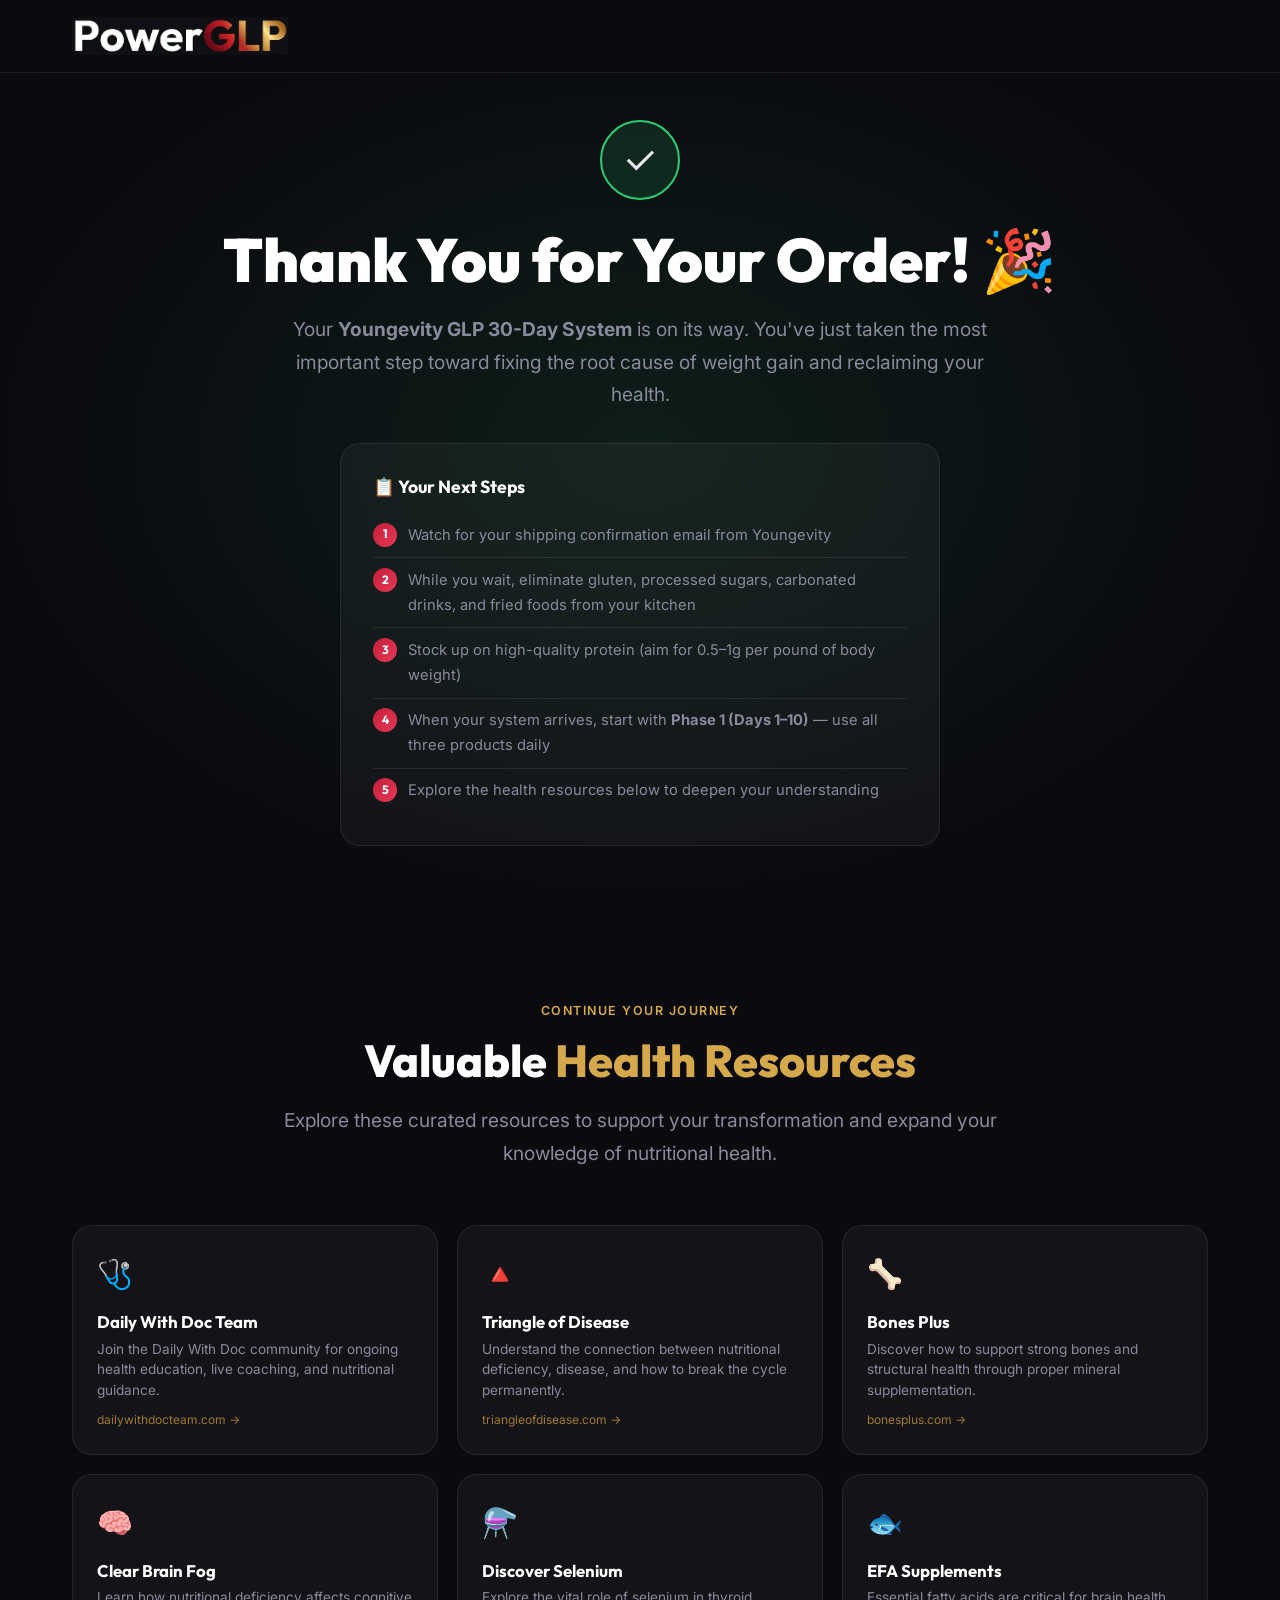
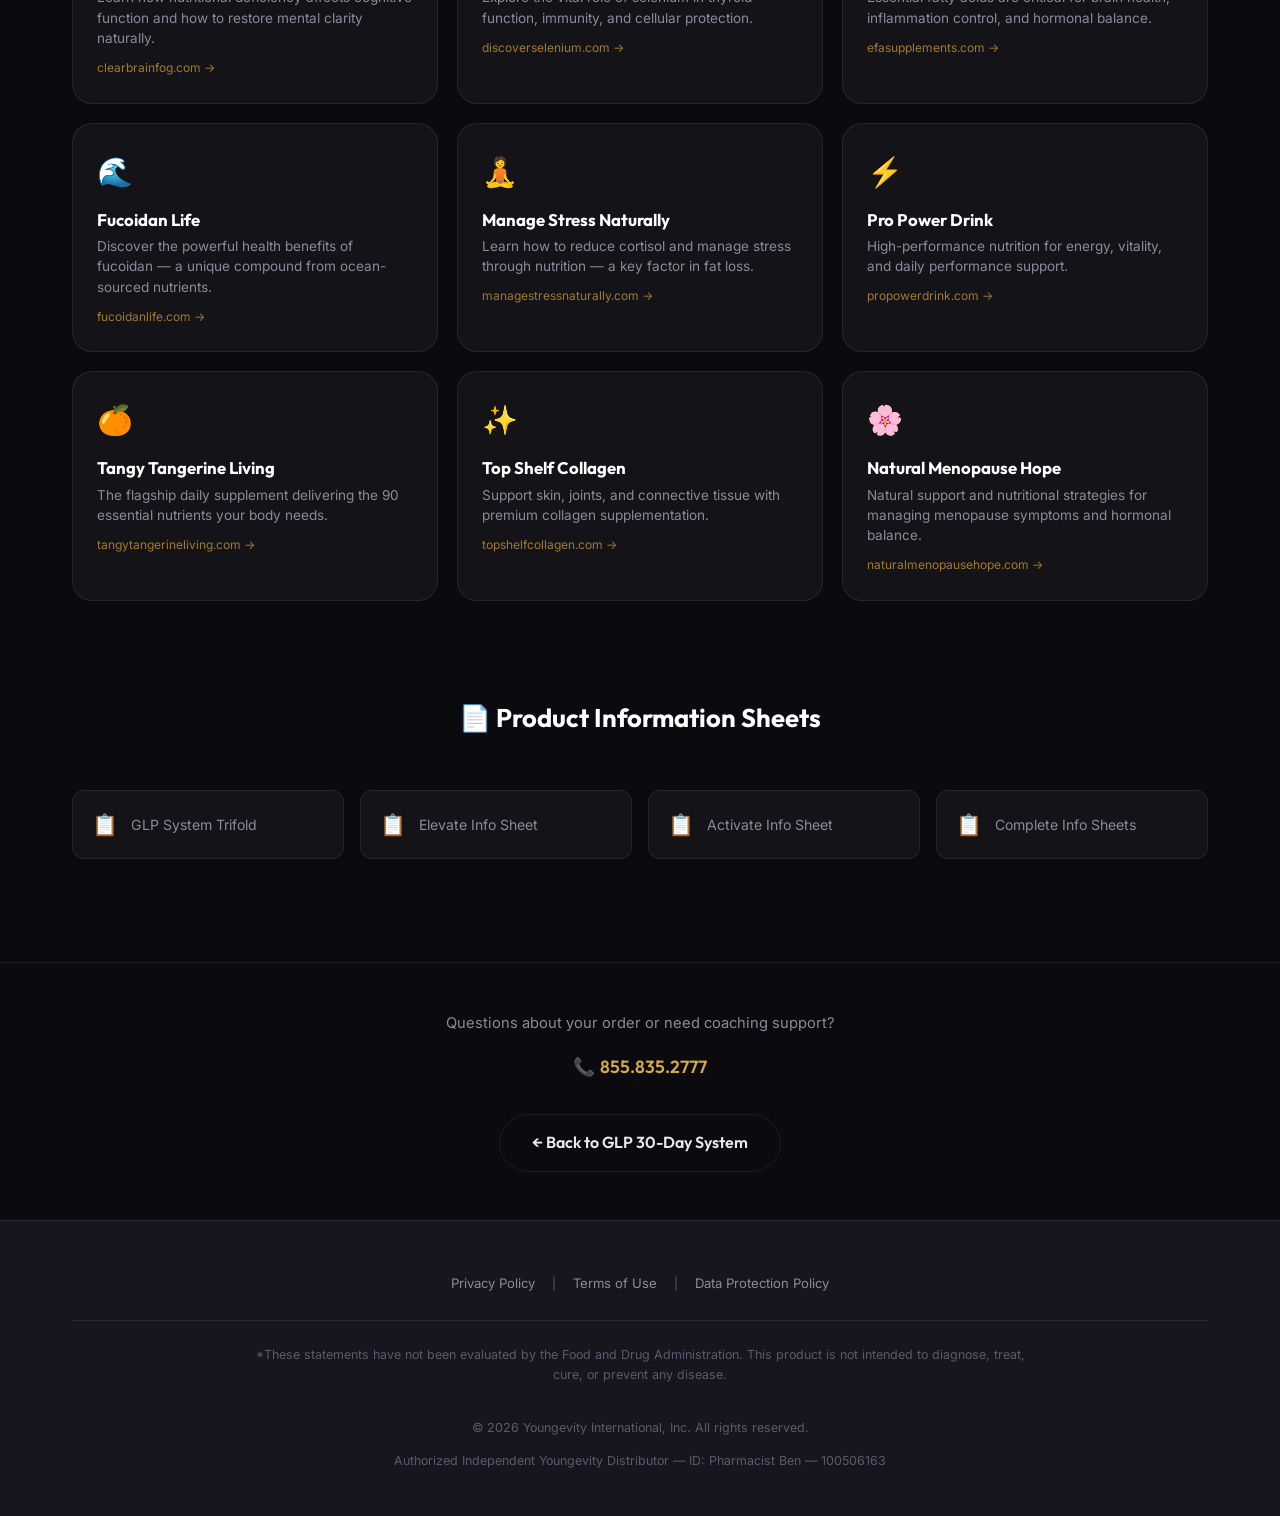
<file: thank-you.html>
<!DOCTYPE html>
<html lang="en">
<head>
    <meta charset="UTF-8">
    <meta name="viewport" content="width=device-width, initial-scale=1.0">
    <title>Thank You! | Youngevity GLP 30-Day System</title>
    <meta name="description" content="Thank you for your order! Get started with your Youngevity GLP 30-Day System and explore valuable health resources.">
    <meta name="robots" content="noindex, nofollow">
    <link rel="preconnect" href="https://fonts.googleapis.com">
    <link rel="preconnect" href="https://fonts.gstatic.com" crossorigin>
    <link href="https://fonts.googleapis.com/css2?family=Inter:wght@300;400;500;600;700&family=Outfit:wght@400;500;600;700;800;900&display=swap" rel="stylesheet">
    <link rel="icon" type="image/svg+xml" href="favicon.svg">
    <link rel="stylesheet" href="style.css">
    <style>
        .ty-hero {
            min-height: 50vh;
            display: flex;
            align-items: center;
            justify-content: center;
            text-align: center;
            padding: 120px 1rem 3rem;
            background: radial-gradient(ellipse at center, rgba(46, 204, 113, 0.1) 0%, var(--c-bg-dark) 70%);
        }
        .ty-checkmark {
            width: 80px;
            height: 80px;
            border-radius: 50%;
            background: rgba(46, 204, 113, 0.12);
            border: 2px solid var(--c-green);
            display: flex;
            align-items: center;
            justify-content: center;
            font-size: 2.5rem;
            margin: 0 auto 1.5rem;
            animation: pop-in 0.6s cubic-bezier(0.16, 1, 0.3, 1);
        }
        @keyframes pop-in {
            from { transform: scale(0); opacity: 0; }
            to { transform: scale(1); opacity: 1; }
        }
        .ty-hero h1 {
            margin-bottom: 1rem;
        }
        .ty-hero .lead {
            margin: 0 auto 2rem;
        }
        .ty-next-steps {
            background: var(--c-bg-card);
            border: 1px solid var(--c-border);
            border-radius: var(--r-lg);
            padding: 2rem;
            max-width: 600px;
            margin: 0 auto;
            text-align: left;
        }
        .ty-next-steps h3 {
            margin-bottom: 1rem;
            font-size: 1.1rem;
        }
        .ty-next-steps ol {
            list-style: none;
            counter-reset: step;
        }
        .ty-next-steps li {
            counter-increment: step;
            padding: 0.6rem 0;
            padding-left: 2.2rem;
            position: relative;
            color: var(--c-text-muted);
            font-size: 0.92rem;
            border-bottom: 1px solid var(--c-border);
        }
        .ty-next-steps li:last-child { border-bottom: none; }
        .ty-next-steps li::before {
            content: counter(step);
            position: absolute;
            left: 0;
            top: 0.6rem;
            width: 24px;
            height: 24px;
            border-radius: 50%;
            background: var(--g-red);
            color: white;
            font-size: 0.75rem;
            font-weight: 700;
            display: flex;
            align-items: center;
            justify-content: center;
            font-family: var(--f-heading);
        }

        /* Resources Grid */
        .resources-section {
            padding: var(--s-section) 0;
        }
        .resources-grid {
            display: grid;
            grid-template-columns: repeat(auto-fill, minmax(280px, 1fr));
            gap: 1.2rem;
            margin-top: 2rem;
        }
        .resource-card {
            background: var(--c-bg-card);
            border: 1px solid var(--c-border);
            border-radius: var(--r-lg);
            padding: 1.5rem;
            transition: all var(--t-normal);
            text-decoration: none;
            display: block;
        }
        .resource-card:hover {
            background: var(--c-bg-card-hover);
            border-color: var(--c-gold);
            transform: translateY(-3px);
            box-shadow: 0 8px 30px rgba(0, 0, 0, 0.3);
        }
        .resource-card-icon {
            font-size: 1.8rem;
            margin-bottom: 0.8rem;
        }
        .resource-card h3 {
            font-size: 1.05rem;
            margin-bottom: 0.4rem;
            color: var(--c-white);
        }
        .resource-card p {
            font-size: 0.85rem;
            color: var(--c-text-muted);
            margin: 0;
            line-height: 1.5;
        }
        .resource-card .resource-url {
            display: block;
            font-size: 0.75rem;
            color: var(--c-gold-dark);
            margin-top: 0.6rem;
        }

        /* PDF Section */
        .pdf-section {
            padding: 0 0 var(--s-section);
        }
        .pdf-grid {
            display: grid;
            grid-template-columns: repeat(auto-fill, minmax(220px, 1fr));
            gap: 1rem;
            margin-top: 1.5rem;
        }
        .pdf-card {
            display: flex;
            align-items: center;
            gap: 0.8rem;
            padding: 1rem 1.2rem;
            background: var(--c-bg-card);
            border: 1px solid var(--c-border);
            border-radius: var(--r-md);
            text-decoration: none;
            transition: all var(--t-fast);
        }
        .pdf-card:hover {
            border-color: var(--c-gold);
            transform: translateY(-2px);
        }
        .pdf-card .pdf-icon { font-size: 1.3rem; }
        .pdf-card span {
            font-size: 0.88rem;
            color: var(--c-text-muted);
        }

        .ty-footer-cta {
            text-align: center;
            padding: 3rem 0;
            border-top: 1px solid var(--c-border);
        }
        .ty-footer-cta p {
            color: var(--c-text-muted);
            font-size: 0.92rem;
            margin-bottom: 1rem;
        }
    </style>
</head>
<body>
    <!-- Navigation -->
    <nav class="main-nav" id="main-nav">
        <div class="nav-container">
            <a href="index.html" class="nav-logo">
                <img src="logo.png" alt="PowerGLP.com" class="nav-logo-img" style="height: 38px; width: auto;">
            </a>
        </div>
    </nav>

    <main>
        <!-- Thank You Hero -->
        <section class="ty-hero">
            <div class="container">
                <div class="ty-checkmark">✓</div>
                <h1>Thank You for Your Order! 🎉</h1>
                <p class="lead">Your <strong>Youngevity GLP 30-Day System</strong> is on its way. You've just taken the most important step toward fixing the root cause of weight gain and reclaiming your health.</p>

                <div class="ty-next-steps">
                    <h3>📋 Your Next Steps</h3>
                    <ol>
                        <li>Watch for your shipping confirmation email from Youngevity</li>
                        <li>While you wait, eliminate gluten, processed sugars, carbonated drinks, and fried foods from your kitchen</li>
                        <li>Stock up on high-quality protein (aim for 0.5–1g per pound of body weight)</li>
                        <li>When your system arrives, start with <strong>Phase 1 (Days 1–10)</strong> — use all three products daily</li>
                        <li>Explore the health resources below to deepen your understanding</li>
                    </ol>
                </div>
            </div>
        </section>

        <!-- Health Resources -->
        <section class="resources-section">
            <div class="container">
                <div class="section-header">
                    <span class="section-label">Continue Your Journey</span>
                    <h2>Valuable <span class="text-accent">Health Resources</span></h2>
                    <p class="lead">Explore these curated resources to support your transformation and expand your knowledge of nutritional health.</p>
                </div>

                <div class="resources-grid">
                    <a href="https://dailywithdocteam.com/" target="_blank" rel="noopener" class="resource-card">
                        <div class="resource-card-icon">🩺</div>
                        <h3>Daily With Doc Team</h3>
                        <p>Join the Daily With Doc community for ongoing health education, live coaching, and nutritional guidance.</p>
                        <span class="resource-url">dailywithdocteam.com →</span>
                    </a>

                    <a href="https://triangleofdisease.com/" target="_blank" rel="noopener" class="resource-card">
                        <div class="resource-card-icon">🔺</div>
                        <h3>Triangle of Disease</h3>
                        <p>Understand the connection between nutritional deficiency, disease, and how to break the cycle permanently.</p>
                        <span class="resource-url">triangleofdisease.com →</span>
                    </a>

                    <a href="https://bonesplus.com/" target="_blank" rel="noopener" class="resource-card">
                        <div class="resource-card-icon">🦴</div>
                        <h3>Bones Plus</h3>
                        <p>Discover how to support strong bones and structural health through proper mineral supplementation.</p>
                        <span class="resource-url">bonesplus.com →</span>
                    </a>

                    <a href="https://clearbrainfog.com/" target="_blank" rel="noopener" class="resource-card">
                        <div class="resource-card-icon">🧠</div>
                        <h3>Clear Brain Fog</h3>
                        <p>Learn how nutritional deficiency affects cognitive function and how to restore mental clarity naturally.</p>
                        <span class="resource-url">clearbrainfog.com →</span>
                    </a>

                    <a href="https://discoverselenium.com/" target="_blank" rel="noopener" class="resource-card">
                        <div class="resource-card-icon">⚗️</div>
                        <h3>Discover Selenium</h3>
                        <p>Explore the vital role of selenium in thyroid function, immunity, and cellular protection.</p>
                        <span class="resource-url">discoverselenium.com →</span>
                    </a>

                    <a href="https://efasupplements.com/" target="_blank" rel="noopener" class="resource-card">
                        <div class="resource-card-icon">🐟</div>
                        <h3>EFA Supplements</h3>
                        <p>Essential fatty acids are critical for brain health, inflammation control, and hormonal balance.</p>
                        <span class="resource-url">efasupplements.com →</span>
                    </a>

                    <a href="https://fucoidanlife.com/" target="_blank" rel="noopener" class="resource-card">
                        <div class="resource-card-icon">🌊</div>
                        <h3>Fucoidan Life</h3>
                        <p>Discover the powerful health benefits of fucoidan — a unique compound from ocean-sourced nutrients.</p>
                        <span class="resource-url">fucoidanlife.com →</span>
                    </a>

                    <a href="https://managestressnaturally.com/" target="_blank" rel="noopener" class="resource-card">
                        <div class="resource-card-icon">🧘</div>
                        <h3>Manage Stress Naturally</h3>
                        <p>Learn how to reduce cortisol and manage stress through nutrition — a key factor in fat loss.</p>
                        <span class="resource-url">managestressnaturally.com →</span>
                    </a>

                    <a href="https://propowerdrink.com/" target="_blank" rel="noopener" class="resource-card">
                        <div class="resource-card-icon">⚡</div>
                        <h3>Pro Power Drink</h3>
                        <p>High-performance nutrition for energy, vitality, and daily performance support.</p>
                        <span class="resource-url">propowerdrink.com →</span>
                    </a>

                    <a href="https://tangytangerineliving.com/" target="_blank" rel="noopener" class="resource-card">
                        <div class="resource-card-icon">🍊</div>
                        <h3>Tangy Tangerine Living</h3>
                        <p>The flagship daily supplement delivering the 90 essential nutrients your body needs.</p>
                        <span class="resource-url">tangytangerineliving.com →</span>
                    </a>

                    <a href="https://topshelfcollagen.com/" target="_blank" rel="noopener" class="resource-card">
                        <div class="resource-card-icon">✨</div>
                        <h3>Top Shelf Collagen</h3>
                        <p>Support skin, joints, and connective tissue with premium collagen supplementation.</p>
                        <span class="resource-url">topshelfcollagen.com →</span>
                    </a>

                    <a href="https://naturalmenopausehope.com/" target="_blank" rel="noopener" class="resource-card">
                        <div class="resource-card-icon">🌸</div>
                        <h3>Natural Menopause Hope</h3>
                        <p>Natural support and nutritional strategies for managing menopause symptoms and hormonal balance.</p>
                        <span class="resource-url">naturalmenopausehope.com →</span>
                    </a>
                </div>
            </div>
        </section>

        <!-- Product PDFs -->
        <section class="pdf-section">
            <div class="container">
                <div class="section-header">
                    <h3>📄 Product Information Sheets</h3>
                </div>
                <div class="pdf-grid">
                    <a href="https://rootnotfruit.youngevity.com/media/catalog/product/attachment/GLP_Trifold-0925-2-DIGITAL.pdf" target="_blank" rel="noopener" class="pdf-card">
                        <span class="pdf-icon">📋</span>
                        <span>GLP System Trifold</span>
                    </a>
                    <a href="https://rootnotfruit.youngevity.com/media/catalog/product/attachment/GLP_Elevate_Info_Sheet.pdf" target="_blank" rel="noopener" class="pdf-card">
                        <span class="pdf-icon">📋</span>
                        <span>Elevate Info Sheet</span>
                    </a>
                    <a href="https://rootnotfruit.youngevity.com/media/catalog/product/attachment/GLP_Activate_Info_Sheet.pdf" target="_blank" rel="noopener" class="pdf-card">
                        <span class="pdf-icon">📋</span>
                        <span>Activate Info Sheet</span>
                    </a>
                    <a href="https://rootnotfruit.youngevity.com/media/catalog/product/attachment/GLP_Info_Sheets.pdf" target="_blank" rel="noopener" class="pdf-card">
                        <span class="pdf-icon">📋</span>
                        <span>Complete Info Sheets</span>
                    </a>
                </div>
            </div>
        </section>

        <!-- Footer CTA -->
        <section class="ty-footer-cta">
            <div class="container">
                <p>Questions about your order or need coaching support?</p>
                <p style="font-size: 1.1rem;">📞 <a href="tel:8558352777" style="color: var(--c-gold); font-weight: 600; font-family: var(--f-heading);">855.835.2777</a></p>
                <a href="index.html" class="btn btn-outline" style="margin-top: 1rem;">← Back to GLP 30-Day System</a>
            </div>
        </section>
    </main>

    <!-- Footer -->
    <footer class="site-footer">
        <div class="container">
            <div class="footer-legal">
                <a href="#" class="legal-link" data-legal="privacy-policy" target="_blank" rel="noopener">Privacy Policy</a>
                <span class="legal-divider">|</span>
                <a href="#" class="legal-link" data-legal="terms-of-use" target="_blank" rel="noopener">Terms of Use</a>
                <span class="legal-divider">|</span>
                <a href="#" class="legal-link" data-legal="youngevity-data-protection-policy" target="_blank" rel="noopener">Data Protection Policy</a>
            </div>
            <div class="footer-disclaimer">
                <p>*These statements have not been evaluated by the Food and Drug Administration. This product is not intended to diagnose, treat, cure, or prevent any disease.</p>
            </div>
            <div class="footer-bottom">
                <p>&copy; <span id="copyright-year"></span> Youngevity International, Inc. All rights reserved.</p>
                <p class="footer-distributor">Authorized Independent Youngevity Distributor — ID: <span id="footer-distributor-id"></span></p>
            </div>
        </div>
    </footer>

    <script src="script.js"></script>
</body>
</html>
</file>
<file: style.css>
/* ============================================
   YOUNGEVITY GLP 30-DAY SYSTEM
   Premium Design System
   ============================================ */

/* ---------- Design Tokens ---------- */
:root {
    /* Colors */
    --c-bg-dark: #0a0a0f;
    --c-bg-section: #101018;
    --c-bg-card: rgba(255, 255, 255, 0.04);
    --c-bg-card-hover: rgba(255, 255, 255, 0.07);
    --c-surface: #16161e;
    --c-border: rgba(255, 255, 255, 0.08);
    --c-border-hover: rgba(255, 255, 255, 0.15);
    
    --c-red: #C41E3A;
    --c-red-light: #e63956;
    --c-red-dark: #8a1529;
    --c-red-glow: rgba(196, 30, 58, 0.35);
    
    --c-gold: #D4A84B;
    --c-gold-light: #e8c472;
    --c-gold-dark: #a07a2e;
    
    --c-green: #2ecc71;
    --c-green-dark: #1a7a42;
    
    --c-text: #e8e8f0;
    --c-text-muted: #8a8a9d;
    --c-text-dim: #5a5a6e;
    --c-white: #ffffff;
    
    /* Gradients */
    --g-red: linear-gradient(135deg, #C41E3A, #e63956);
    --g-gold: linear-gradient(135deg, #D4A84B, #e8c472);
    --g-dark: linear-gradient(180deg, #0a0a0f 0%, #101018 100%);
    --g-hero: linear-gradient(135deg, rgba(196, 30, 58, 0.15), rgba(212, 168, 75, 0.08));
    --g-section: linear-gradient(180deg, #0d0d14 0%, #13131e 50%, #0d0d14 100%);
    --g-text: linear-gradient(135deg, #e63956, #D4A84B);
    
    /* Typography */
    --f-heading: 'Outfit', sans-serif;
    --f-body: 'Inter', sans-serif;
    
    /* Spacing */
    --s-section: clamp(4rem, 8vw, 8rem);
    --s-container: clamp(1rem, 4vw, 2rem);
    
    /* Radius */
    --r-sm: 8px;
    --r-md: 12px;
    --r-lg: 20px;
    --r-xl: 28px;
    
    /* Transitions */
    --t-fast: 0.2s ease;
    --t-normal: 0.35s ease;
    --t-slow: 0.5s cubic-bezier(0.16, 1, 0.3, 1);
    
    /* Shadows */
    --shadow-card: 0 4px 30px rgba(0, 0, 0, 0.3);
    --shadow-glow: 0 0 40px var(--c-red-glow);
}

/* ---------- Reset & Base ---------- */
*, *::before, *::after {
    margin: 0;
    padding: 0;
    box-sizing: border-box;
}

html {
    scroll-behavior: smooth;
    scroll-padding-top: 80px;
}

body {
    font-family: var(--f-body);
    font-size: 16px;
    line-height: 1.7;
    color: var(--c-text);
    background-color: var(--c-bg-dark);
    -webkit-font-smoothing: antialiased;
    -moz-osx-font-smoothing: grayscale;
    overflow-x: hidden;
}

img {
    max-width: 100%;
    height: auto;
    display: block;
}

a {
    color: var(--c-gold);
    text-decoration: none;
    transition: color var(--t-fast);
}

a:hover {
    color: var(--c-gold-light);
}

h1, h2, h3, h4, h5, h6 {
    font-family: var(--f-heading);
    line-height: 1.2;
    color: var(--c-white);
    font-weight: 700;
}

h1 { font-size: clamp(2.2rem, 5vw, 3.8rem); font-weight: 900; }
h2 { font-size: clamp(1.8rem, 3.5vw, 2.8rem); font-weight: 800; }
h3 { font-size: clamp(1.2rem, 2vw, 1.6rem); font-weight: 700; }
h4 { font-size: 1.1rem; font-weight: 600; }

p { margin-bottom: 1em; }

.container {
    max-width: 1200px;
    margin: 0 auto;
    padding: 0 var(--s-container);
}

.lead {
    font-size: clamp(1.05rem, 1.5vw, 1.2rem);
    color: var(--c-text-muted);
    max-width: 740px;
}

/* ---------- Utility Classes ---------- */
.text-gradient {
    background: var(--g-text);
    -webkit-background-clip: text;
    -webkit-text-fill-color: transparent;
    background-clip: text;
}

.text-accent { color: var(--c-gold); }
.text-danger { color: var(--c-red-light); }

.glass-card {
    background: var(--c-bg-card);
    border: 1px solid var(--c-border);
    border-radius: var(--r-lg);
    backdrop-filter: blur(12px);
    -webkit-backdrop-filter: blur(12px);
    transition: background var(--t-normal), border-color var(--t-normal), transform var(--t-normal);
}

.glass-card:hover {
    background: var(--c-bg-card-hover);
    border-color: var(--c-border-hover);
}

/* ---------- Buttons ---------- */
.btn {
    display: inline-flex;
    align-items: center;
    justify-content: center;
    gap: 0.5rem;
    font-family: var(--f-heading);
    font-size: 1rem;
    font-weight: 600;
    padding: 0.9rem 2rem;
    border-radius: 50px;
    border: none;
    cursor: pointer;
    transition: all var(--t-normal);
    text-decoration: none;
    white-space: nowrap;
}

.btn-primary {
    background: var(--g-red);
    color: var(--c-white);
    box-shadow: 0 4px 20px var(--c-red-glow);
}

.btn-primary:hover {
    transform: translateY(-2px);
    box-shadow: 0 8px 40px var(--c-red-glow);
    color: var(--c-white);
}

.btn-glow {
    animation: pulse-glow 2.5s ease-in-out infinite;
}

@keyframes pulse-glow {
    0%, 100% { box-shadow: 0 4px 20px var(--c-red-glow); }
    50% { box-shadow: 0 4px 40px var(--c-red-glow), 0 0 60px rgba(196, 30, 58, 0.15); }
}

.btn-outline {
    background: transparent;
    color: var(--c-text);
    border: 1px solid var(--c-border);
}

.btn-outline:hover {
    border-color: var(--c-gold);
    color: var(--c-gold);
    transform: translateY(-2px);
}

.btn-xl {
    font-size: 1.15rem;
    padding: 1.1rem 2.8rem;
}

/* ---------- Navigation ---------- */
.main-nav {
    position: fixed;
    top: 0;
    left: 0;
    right: 0;
    z-index: 1000;
    background: rgba(10, 10, 15, 0.85);
    backdrop-filter: blur(20px);
    -webkit-backdrop-filter: blur(20px);
    border-bottom: 1px solid var(--c-border);
    transition: background var(--t-normal);
}

.nav-container {
    max-width: 1200px;
    margin: 0 auto;
    padding: 0 var(--s-container);
    display: flex;
    align-items: center;
    justify-content: space-between;
    height: 72px;
}

.nav-logo {
    display: flex;
    align-items: center;
    gap: 0.6rem;
    text-decoration: none;
    color: var(--c-white);
}

.logo-ygy {
    font-family: var(--f-heading);
    font-weight: 900;
    font-size: 1.4rem;
    background: var(--g-red);
    -webkit-background-clip: text;
    -webkit-text-fill-color: transparent;
    background-clip: text;
}

.logo-divider {
    width: 1px;
    height: 20px;
    background: var(--c-border);
}

.logo-text {
    font-family: var(--f-body);
    font-size: 0.85rem;
    font-weight: 500;
    color: var(--c-text-muted);
}

.nav-links {
    display: flex;
    align-items: center;
    list-style: none;
    gap: 0.2rem;
}

.nav-links a {
    font-size: 0.88rem;
    font-weight: 500;
    color: var(--c-text-muted);
    padding: 0.5rem 0.8rem;
    border-radius: 8px;
    transition: all var(--t-fast);
}

.nav-links a:hover {
    color: var(--c-white);
    background: rgba(255, 255, 255, 0.05);
}

.nav-cta {
    background: var(--g-red) !important;
    color: var(--c-white) !important;
    padding: 0.5rem 1.2rem !important;
    border-radius: 50px !important;
    margin-left: 0.5rem !important;
}

.nav-cta:hover {
    transform: translateY(-1px);
    box-shadow: 0 4px 20px var(--c-red-glow);
}

.nav-toggle {
    display: none;
    flex-direction: column;
    gap: 5px;
    background: none;
    border: none;
    cursor: pointer;
    padding: 8px;
}

.nav-toggle span {
    display: block;
    width: 24px;
    height: 2px;
    background: var(--c-text);
    border-radius: 2px;
    transition: all var(--t-fast);
}

/* ---------- Hero ---------- */
.hero {
    position: relative;
    min-height: 100vh;
    display: flex;
    flex-direction: column;
    align-items: center;
    justify-content: center;
    text-align: center;
    padding: 120px var(--s-container) 60px;
    overflow: hidden;
}

.hero-bg {
    position: absolute;
    inset: 0;
    z-index: 0;
}

.hero-bg-img {
    width: 100%;
    height: 100%;
    object-fit: cover;
    opacity: 0.5;
}

.hero-overlay {
    position: absolute;
    inset: 0;
    background: linear-gradient(
        180deg,
        rgba(10, 10, 15, 0.7) 0%,
        rgba(10, 10, 15, 0.4) 40%,
        rgba(10, 10, 15, 0.8) 100%
    );
}

.hero-content {
    position: relative;
    z-index: 1;
    max-width: 800px;
}

.hero-badge {
    display: inline-block;
    font-size: 0.85rem;
    font-weight: 600;
    color: var(--c-gold);
    padding: 0.4rem 1.2rem;
    border: 1px solid rgba(212, 168, 75, 0.3);
    border-radius: 50px;
    margin-bottom: 1.5rem;
    background: rgba(212, 168, 75, 0.08);
}

.hero h1 {
    margin-bottom: 1.2rem;
    letter-spacing: -0.02em;
}

.hero-sub {
    font-size: clamp(1rem, 1.5vw, 1.15rem);
    color: var(--c-text-muted);
    max-width: 640px;
    margin: 0 auto 2rem;
    line-height: 1.7;
}

.hero-ctas {
    display: flex;
    gap: 1rem;
    justify-content: center;
    flex-wrap: wrap;
    margin-bottom: 2rem;
}

.hero-keywords {
    display: flex;
    gap: 1.5rem;
    justify-content: center;
    flex-wrap: wrap;
}

.hero-keywords span {
    font-size: 0.8rem;
    font-weight: 500;
    color: var(--c-text-dim);
    text-transform: uppercase;
    letter-spacing: 0.08em;
}

.hero-product {
    position: relative;
    z-index: 1;
    margin-top: 2.5rem;
    max-width: 700px;
}

.hero-product img {
    border-radius: var(--r-lg);
    box-shadow: 0 20px 60px rgba(0, 0, 0, 0.5);
}

.scroll-indicator {
    position: absolute;
    bottom: 2rem;
    left: 50%;
    transform: translateX(-50%);
    z-index: 1;
    text-align: center;
}

.scroll-indicator span {
    font-size: 0.75rem;
    color: var(--c-text-dim);
    text-transform: uppercase;
    letter-spacing: 0.1em;
    display: block;
    margin-bottom: 0.5rem;
}

.scroll-arrow {
    width: 2px;
    height: 30px;
    background: linear-gradient(180deg, var(--c-text-dim), transparent);
    margin: 0 auto;
    animation: scroll-bounce 2s ease-in-out infinite;
}

@keyframes scroll-bounce {
    0%, 100% { transform: translateY(0); opacity: 1; }
    50% { transform: translateY(10px); opacity: 0.4; }
}

/* ---------- Sections ---------- */
.section {
    padding: var(--s-section) 0;
    position: relative;
}

.section-dark {
    background: var(--c-bg-dark);
}

.section-gradient {
    background: var(--g-section);
}

.section-highlight {
    background: linear-gradient(180deg, var(--c-bg-dark) 0%, #12101c 50%, var(--c-bg-dark) 100%);
}

.section-cta {
    background: radial-gradient(ellipse at center, rgba(196, 30, 58, 0.12) 0%, var(--c-bg-dark) 70%);
    text-align: center;
}

.section-header {
    text-align: center;
    margin-bottom: 3.5rem;
}

.section-header .lead {
    margin: 1rem auto 0;
}

.section-label {
    display: inline-block;
    font-size: 0.78rem;
    font-weight: 600;
    color: var(--c-gold);
    text-transform: uppercase;
    letter-spacing: 0.12em;
    margin-bottom: 0.8rem;
}

.section-grid {
    display: grid;
    grid-template-columns: 1fr 1fr;
    gap: 4rem;
    align-items: start;
}

.section-grid.reverse {
    direction: rtl;
}

.section-grid.reverse > * {
    direction: ltr;
}

/* ---------- Philosophy Cards ---------- */
.philosophy-card {
    padding: 1.8rem;
    margin-bottom: 1.5rem;
}

.philosophy-icon {
    font-size: 1.5rem;
    margin-bottom: 0.8rem;
}

.philosophy-card h3 {
    font-size: 1.15rem;
    margin-bottom: 0.8rem;
}

.philosophy-card p {
    color: var(--c-text-muted);
    font-size: 0.95rem;
}

.two-col-cards {
    display: grid;
    grid-template-columns: 1fr 1fr;
    gap: 1.2rem;
    margin-bottom: 1.5rem;
}

.insight-box {
    padding: 1.8rem;
    border-left: 3px solid var(--c-gold);
}

.insight-box h3 {
    color: var(--c-gold);
    margin-bottom: 0.8rem;
}

.insight-box p {
    color: var(--c-text-muted);
}

/* ---------- Quote Block ---------- */
.quote-block {
    position: relative;
    padding: 1.5rem 2rem;
    margin: 2rem 0;
    border-left: 3px solid var(--c-red);
    background: rgba(196, 30, 58, 0.06);
    border-radius: 0 var(--r-md) var(--r-md) 0;
}

.quote-block p {
    font-size: 1.15rem;
    font-style: italic;
    color: var(--c-text);
    margin-bottom: 0.5rem;
}

.quote-block cite {
    font-size: 0.9rem;
    color: var(--c-text-muted);
    font-style: normal;
}

/* ---------- Visual / Stats ---------- */
.section-image {
    border-radius: var(--r-lg);
    box-shadow: 0 20px 60px rgba(0, 0, 0, 0.4);
    margin-bottom: 2rem;
}

.float-animation {
    animation: float 6s ease-in-out infinite;
}

@keyframes float {
    0%, 100% { transform: translateY(0); }
    50% { transform: translateY(-12px); }
}

.stat-cards {
    display: grid;
    gap: 1rem;
}

.stat-card {
    padding: 1.2rem 1.5rem;
    display: flex;
    align-items: center;
    gap: 1rem;
}

.stat-number {
    font-family: var(--f-heading);
    font-size: 2rem;
    font-weight: 900;
    background: var(--g-text);
    -webkit-background-clip: text;
    -webkit-text-fill-color: transparent;
    background-clip: text;
    min-width: 60px;
}

.stat-label {
    font-size: 0.88rem;
    color: var(--c-text-muted);
    line-height: 1.4;
}

/* ---------- Hormone Visual ---------- */
.hormone-visual {
    display: flex;
    flex-direction: column;
    align-items: center;
    gap: 1rem;
}

.hormone-card {
    background: var(--c-bg-card);
    border: 1px solid var(--c-border);
    border-radius: var(--r-md);
    padding: 1.2rem 1.5rem;
    text-align: center;
    width: 100%;
    max-width: 280px;
}

.hormone-icon {
    display: inline-flex;
    align-items: center;
    justify-content: center;
    width: 36px;
    height: 36px;
    border-radius: 50%;
    font-weight: 900;
    font-size: 1.2rem;
    margin-bottom: 0.5rem;
}

.hormone-icon.danger {
    background: rgba(196, 30, 58, 0.15);
    color: var(--c-red-light);
}

.hormone-icon.success {
    background: rgba(46, 204, 113, 0.15);
    color: var(--c-green);
}

.hormone-card h4 {
    font-size: 1rem;
    margin-bottom: 0.3rem;
}

.hormone-card p {
    font-size: 0.85rem;
    color: var(--c-text-muted);
    margin: 0;
}

.hormone-arrow {
    font-size: 2rem;
    color: var(--c-gold);
    font-weight: 900;
}

.hormone-result {
    padding: 1.5rem;
    text-align: center;
    width: 100%;
    max-width: 320px;
    border-color: rgba(212, 168, 75, 0.3) !important;
}

.hormone-result h4 {
    color: var(--c-gold);
    margin-bottom: 0.5rem;
}

.hormone-result p {
    color: var(--c-text-muted);
    font-size: 0.9rem;
    margin: 0;
}

/* ---------- Comparison Table ---------- */
.comparison-table {
    display: grid;
    grid-template-columns: 1fr auto 1fr;
    gap: 1.5rem;
    margin-top: 2rem;
    align-items: stretch;
}

.comparison-col {
    border-radius: var(--r-lg);
    overflow: hidden;
}

.comparison-bad {
    background: rgba(196, 30, 58, 0.04);
    border: 1px solid rgba(196, 30, 58, 0.15);
}

.comparison-good {
    background: rgba(46, 204, 113, 0.04);
    border: 1px solid rgba(46, 204, 113, 0.15);
}

.comparison-header {
    padding: 1.8rem;
    text-align: center;
}

.comparison-icon {
    font-size: 2rem;
    display: block;
    margin-bottom: 0.5rem;
}

.comparison-header h3 {
    font-size: 1.3rem;
    margin-bottom: 0.5rem;
}

.comparison-tag {
    display: inline-block;
    font-size: 0.75rem;
    font-weight: 600;
    padding: 0.3rem 0.8rem;
    border-radius: 50px;
    text-transform: uppercase;
    letter-spacing: 0.05em;
}

.tag-danger {
    background: rgba(196, 30, 58, 0.15);
    color: var(--c-red-light);
}

.tag-success {
    background: rgba(46, 204, 113, 0.15);
    color: var(--c-green);
}

.comparison-list {
    list-style: none;
    padding: 0 1.5rem 1.5rem;
}

.comparison-list li {
    display: flex;
    gap: 1rem;
    padding: 1rem 0;
    border-bottom: 1px solid var(--c-border);
    align-items: flex-start;
}

.comparison-list li:last-child {
    border-bottom: none;
}

.item-icon {
    font-size: 1rem;
    font-weight: 900;
    min-width: 24px;
    height: 24px;
    display: flex;
    align-items: center;
    justify-content: center;
    border-radius: 50%;
    flex-shrink: 0;
    margin-top: 0.15rem;
}

.item-bad .item-icon {
    color: var(--c-red-light);
    background: rgba(196, 30, 58, 0.12);
}

.item-good .item-icon {
    color: var(--c-green);
    background: rgba(46, 204, 113, 0.12);
}

.comparison-list strong {
    display: block;
    font-size: 0.95rem;
    margin-bottom: 0.2rem;
}

.comparison-list p {
    font-size: 0.85rem;
    color: var(--c-text-muted);
    margin: 0;
    line-height: 1.5;
}

.comparison-vs {
    display: flex;
    align-items: center;
    justify-content: center;
}

.comparison-vs span {
    font-family: var(--f-heading);
    font-size: 1.6rem;
    font-weight: 900;
    color: var(--c-text-dim);
    background: var(--c-bg-dark);
    border: 1px solid var(--c-border);
    width: 56px;
    height: 56px;
    border-radius: 50%;
    display: flex;
    align-items: center;
    justify-content: center;
}

/* ---------- Fat Loss Section ---------- */
.fat-loss-grid {
    display: grid;
    grid-template-columns: 1fr 1fr;
    gap: 1.5rem;
    margin-top: 2rem;
}

.fat-loss-card {
    padding: 2rem;
}

.fat-loss-card.featured {
    border-color: rgba(212, 168, 75, 0.3);
    background: rgba(212, 168, 75, 0.04);
}

.fl-icon {
    font-size: 2rem;
    margin-bottom: 1rem;
}

.fat-loss-card h3 {
    margin-bottom: 1rem;
}

.fat-loss-card p {
    color: var(--c-text-muted);
    font-size: 0.95rem;
}

.fl-stat {
    margin-top: 1.5rem;
    padding-top: 1rem;
    border-top: 1px solid var(--c-border);
}

.fl-stat-number {
    display: block;
    font-family: var(--f-heading);
    font-size: 1.3rem;
    font-weight: 800;
    margin-bottom: 0.3rem;
}

.fl-stat-label {
    font-size: 0.85rem;
    color: var(--c-text-muted);
}

.muscle-info {
    grid-column: 1 / -1;
    padding: 2rem;
}

.muscle-info h3 {
    margin-bottom: 1rem;
}

.muscle-info ul {
    list-style: none;
    display: grid;
    grid-template-columns: 1fr 1fr;
    gap: 1rem;
}

.muscle-info li {
    color: var(--c-text-muted);
    font-size: 0.92rem;
    padding-left: 1rem;
    border-left: 2px solid var(--c-gold-dark);
}

/* ---------- Product Cards ---------- */
.product-card {
    display: grid;
    grid-template-columns: 1fr 1.2fr;
    gap: 3rem;
    padding: 2.5rem;
    margin-bottom: 2rem;
    background: var(--c-bg-card);
    border: 1px solid var(--c-border);
    border-radius: var(--r-xl);
    align-items: start;
    transition: border-color var(--t-normal);
}

.product-card:hover {
    border-color: var(--c-border-hover);
}

.product-card.reverse {
    grid-template-columns: 1.2fr 1fr;
}

.product-card.reverse .product-images {
    order: 2;
}

.product-card.reverse .product-info {
    order: 1;
}

.product-hero-img {
    background: linear-gradient(135deg, rgba(196, 30, 58, 0.08), rgba(212, 168, 75, 0.05));
    border-radius: var(--r-lg);
    padding: 1.5rem;
    display: flex;
    align-items: center;
    justify-content: center;
    margin-bottom: 1.2rem;
}

.product-hero-img img {
    width: 280px;
    height: 280px;
    object-fit: contain;
    transition: transform var(--t-slow);
}

.product-card:hover .product-hero-img img {
    transform: scale(1.05);
}

.product-supp-facts {
    background: var(--c-surface);
    border-radius: var(--r-md);
    padding: 1rem;
}

.product-supp-facts h4 {
    font-size: 0.85rem;
    color: var(--c-text-dim);
    text-transform: uppercase;
    letter-spacing: 0.08em;
    margin-bottom: 0.8rem;
}

.product-supp-facts img {
    border-radius: var(--r-sm);
}

.product-badge {
    display: inline-block;
    font-size: 0.78rem;
    font-weight: 600;
    color: var(--c-gold);
    padding: 0.3rem 1rem;
    border: 1px solid rgba(212, 168, 75, 0.3);
    border-radius: 50px;
    margin-bottom: 1rem;
    background: rgba(212, 168, 75, 0.08);
    text-transform: uppercase;
    letter-spacing: 0.05em;
}

.product-subtitle {
    display: block;
    font-weight: 500;
    font-size: 0.75em;
    color: var(--c-text-muted);
    margin-top: 0.3rem;
}

.product-flavor {
    font-size: 0.95rem;
    color: var(--c-text-muted);
    margin-bottom: 1rem;
}

.product-desc {
    color: var(--c-text-muted);
    font-size: 0.95rem;
}

.product-benefits {
    list-style: none;
    margin: 1rem 0 1.5rem;
}

.product-benefits li {
    position: relative;
    padding-left: 1.5rem;
    margin-bottom: 0.6rem;
    color: var(--c-text-muted);
    font-size: 0.92rem;
}

.product-benefits li::before {
    content: '✓';
    position: absolute;
    left: 0;
    color: var(--c-green);
    font-weight: 700;
}

.product-usage {
    background: rgba(212, 168, 75, 0.06);
    border: 1px solid rgba(212, 168, 75, 0.15);
    border-radius: var(--r-md);
    padding: 1.2rem;
}

.product-usage h4 {
    color: var(--c-gold);
    margin-bottom: 0.5rem;
    font-size: 0.9rem;
    text-transform: uppercase;
    letter-spacing: 0.05em;
}

.product-usage p {
    color: var(--c-text-muted);
    font-size: 0.9rem;
    margin: 0;
}

/* ---------- Resources Bar ---------- */
.resources-bar {
    margin-top: 3rem;
    padding: 2rem;
    background: var(--c-bg-card);
    border: 1px solid var(--c-border);
    border-radius: var(--r-lg);
    text-align: center;
}

.resources-bar h3 {
    margin-bottom: 1.2rem;
    font-size: 1.1rem;
}

.resource-links {
    display: flex;
    justify-content: center;
    flex-wrap: wrap;
    gap: 0.8rem;
}

.resource-link {
    display: inline-flex;
    align-items: center;
    gap: 0.4rem;
    padding: 0.6rem 1.2rem;
    background: var(--c-surface);
    border: 1px solid var(--c-border);
    border-radius: var(--r-sm);
    font-size: 0.85rem;
    color: var(--c-text-muted);
    transition: all var(--t-fast);
}

.resource-link:hover {
    border-color: var(--c-gold);
    color: var(--c-gold);
    transform: translateY(-1px);
}

.resource-icon {
    font-size: 1rem;
}

/* ---------- Protocol Timeline ---------- */
.protocol-timeline {
    display: grid;
    gap: 2rem;
    margin-top: 2rem;
}

.protocol-phase {
    position: relative;
}

.phase-header {
    display: flex;
    align-items: center;
    gap: 1rem;
    margin-bottom: 1rem;
}

.phase-number {
    display: inline-flex;
    align-items: center;
    justify-content: center;
    font-family: var(--f-heading);
    font-weight: 800;
    font-size: 0.78rem;
    text-transform: uppercase;
    letter-spacing: 0.08em;
    padding: 0.4rem 1rem;
    border-radius: 50px;
    background: var(--g-red);
    color: var(--c-white);
}

.phase-body {
    padding: 2rem;
}

.phase-step {
    display: flex;
    gap: 1.5rem;
    padding: 1rem 0;
    border-bottom: 1px solid var(--c-border);
    align-items: flex-start;
}

.phase-step:last-of-type {
    border-bottom: none;
}

.phase-step.highlighted {
    background: rgba(196, 30, 58, 0.06);
    margin: 0 -1rem;
    padding: 1rem;
    border-radius: var(--r-md);
    border-bottom: none;
}

.step-time {
    font-family: var(--f-heading);
    font-size: 0.8rem;
    font-weight: 700;
    color: var(--c-gold);
    text-transform: uppercase;
    letter-spacing: 0.05em;
    min-width: 130px;
    padding-top: 0.1rem;
}

.phase-step p {
    color: var(--c-text-muted);
    font-size: 0.92rem;
    margin: 0;
}

.phase-note {
    margin-top: 1.2rem;
    padding: 1rem;
    background: rgba(212, 168, 75, 0.06);
    border-radius: var(--r-md);
    border-left: 3px solid var(--c-gold);
    font-size: 0.9rem;
    color: var(--c-text-muted);
    line-height: 1.6;
}

/* ---------- Lifestyle Cards ---------- */
.lifestyle-grid {
    display: grid;
    grid-template-columns: 1fr 1fr;
    gap: 1.5rem;
    margin-top: 2rem;
}

.lifestyle-card {
    padding: 2rem;
}

.lifestyle-icon {
    font-size: 2rem;
    margin-bottom: 1rem;
}

.lifestyle-card h3 {
    margin-bottom: 0.8rem;
}

.lifestyle-card > p {
    color: var(--c-text-muted);
    font-size: 0.92rem;
}

.eliminate-card {
    grid-column: 1 / -1;
    border-color: rgba(196, 30, 58, 0.15);
}

.eliminate-list {
    display: grid;
    grid-template-columns: 1fr 1fr;
    gap: 1rem;
    margin-top: 1rem;
}

.eliminate-item {
    display: flex;
    gap: 0.8rem;
    align-items: flex-start;
}

.eliminate-x {
    color: var(--c-red-light);
    font-weight: 900;
    font-size: 1.1rem;
    min-width: 20px;
    padding-top: 0.1rem;
}

.eliminate-item strong {
    display: block;
    font-size: 0.95rem;
    margin-bottom: 0.2rem;
}

.eliminate-item p {
    font-size: 0.85rem;
    color: var(--c-text-muted);
    margin: 0;
}

.macro-highlight {
    background: rgba(212, 168, 75, 0.08);
    border: 1px solid rgba(212, 168, 75, 0.2);
    border-radius: var(--r-md);
    padding: 1rem;
    text-align: center;
    margin: 1rem 0;
}

.macro-number {
    font-family: var(--f-heading);
    font-size: 2rem;
    font-weight: 900;
    background: var(--g-gold);
    -webkit-background-clip: text;
    -webkit-text-fill-color: transparent;
    background-clip: text;
    display: block;
}

.macro-unit {
    font-size: 0.85rem;
    color: var(--c-text-muted);
}

.lifestyle-list {
    list-style: none;
    margin-top: 0.8rem;
}

.lifestyle-list li {
    position: relative;
    padding-left: 1.2rem;
    margin-bottom: 0.6rem;
    font-size: 0.9rem;
    color: var(--c-text-muted);
}

.lifestyle-list li::before {
    content: '→';
    position: absolute;
    left: 0;
    color: var(--c-gold);
}

/* ---------- FAQ ---------- */
.faq-list {
    max-width: 800px;
    margin: 0 auto;
}

.faq-item {
    border: 1px solid var(--c-border);
    border-radius: var(--r-md);
    margin-bottom: 0.8rem;
    overflow: hidden;
    transition: border-color var(--t-fast);
}

.faq-item:hover {
    border-color: var(--c-border-hover);
}

.faq-item[open] {
    border-color: rgba(212, 168, 75, 0.25);
}

.faq-question {
    display: flex;
    justify-content: space-between;
    align-items: center;
    padding: 1.2rem 1.5rem;
    cursor: pointer;
    font-family: var(--f-heading);
    font-weight: 600;
    font-size: 1rem;
    color: var(--c-white);
    list-style: none;
    transition: background var(--t-fast);
}

.faq-question::-webkit-details-marker {
    display: none;
}

.faq-question:hover {
    background: var(--c-bg-card);
}

.faq-toggle {
    font-size: 1.4rem;
    color: var(--c-gold);
    transition: transform var(--t-normal);
    font-weight: 300;
}

.faq-item[open] .faq-toggle {
    transform: rotate(45deg);
}

.faq-answer {
    padding: 0 1.5rem 1.5rem;
}

.faq-answer p {
    color: var(--c-text-muted);
    font-size: 0.92rem;
    line-height: 1.7;
}

/* ---------- Order / CTA Section ---------- */
.order-content {
    max-width: 700px;
    margin: 0 auto;
}

.order-content .lead {
    margin: 1rem auto 2rem;
}

.order-product-img {
    max-width: 550px;
    margin: 0 auto 2rem;
}

.order-product-img img {
    border-radius: var(--r-lg);
}

.order-features {
    display: flex;
    justify-content: center;
    flex-wrap: wrap;
    gap: 1rem;
    margin-bottom: 2rem;
}

.order-feature {
    font-size: 0.9rem;
    color: var(--c-text-muted);
    display: flex;
    align-items: center;
    gap: 0.4rem;
}

.order-feature span {
    color: var(--c-green);
    font-weight: 700;
}

.order-note {
    font-size: 0.82rem;
    color: var(--c-text-dim);
    margin-top: 1rem;
}

/* ---------- Footer ---------- */
.site-footer {
    background: var(--c-surface);
    border-top: 1px solid var(--c-border);
    padding: 3rem 0 2rem;
}

.footer-resources {
    text-align: center;
    margin-bottom: 2rem;
    padding-bottom: 2rem;
    border-bottom: 1px solid var(--c-border);
}

.footer-resources h3 {
    font-size: 1rem;
    margin-bottom: 1rem;
}

.footer-resource-links {
    display: flex;
    justify-content: center;
    flex-wrap: wrap;
    gap: 1rem;
}

.footer-resource-links a {
    font-size: 0.85rem;
    color: var(--c-text-muted);
    padding: 0.4rem 0.8rem;
    border: 1px solid var(--c-border);
    border-radius: var(--r-sm);
    transition: all var(--t-fast);
}

.footer-resource-links a:hover {
    border-color: var(--c-gold);
    color: var(--c-gold);
}

.footer-disclaimer {
    max-width: 800px;
    margin: 0 auto 2rem;
    text-align: center;
}

.footer-disclaimer p {
    font-size: 0.78rem;
    color: var(--c-text-dim);
    line-height: 1.6;
}

.footer-bottom {
    text-align: center;
}

.footer-bottom p {
    font-size: 0.78rem;
    color: var(--c-text-dim);
}

/* ---------- Reveal Animations ---------- */
.reveal {
    opacity: 0;
    transform: translateY(30px);
    transition: opacity 0.8s cubic-bezier(0.16, 1, 0.3, 1), transform 0.8s cubic-bezier(0.16, 1, 0.3, 1);
}

.reveal.visible {
    opacity: 1;
    transform: translateY(0);
}

/* ---------- Responsive ---------- */
@media (max-width: 1024px) {
    .section-grid {
        grid-template-columns: 1fr;
        gap: 2.5rem;
    }
    .section-grid.reverse {
        direction: ltr;
    }
    .comparison-table {
        grid-template-columns: 1fr;
    }
    .comparison-vs {
        display: flex;
    }
    .comparison-vs span {
        width: 48px;
        height: 48px;
        font-size: 1.3rem;
    }
    .two-col-cards {
        grid-template-columns: 1fr;
    }
    .product-card,
    .product-card.reverse {
        grid-template-columns: 1fr;
    }
    .product-card.reverse .product-images,
    .product-card.reverse .product-info {
        order: unset;
    }
    .eliminate-list {
        grid-template-columns: 1fr;
    }
    .muscle-info ul {
        grid-template-columns: 1fr;
    }
}

@media (max-width: 768px) {
    .nav-toggle {
        display: flex;
    }
    .nav-links {
        display: none;
        position: absolute;
        top: 72px;
        left: 0;
        right: 0;
        flex-direction: column;
        background: rgba(10, 10, 15, 0.98);
        backdrop-filter: blur(20px);
        -webkit-backdrop-filter: blur(20px);
        padding: 1rem;
        border-bottom: 1px solid var(--c-border);
    }
    .nav-links.open {
        display: flex;
    }
    .nav-links a {
        padding: 0.8rem 1rem;
        font-size: 1rem;
    }
    .nav-cta {
        margin-left: 0 !important;
        margin-top: 0.5rem !important;
        text-align: center;
    }
    .hero {
        padding: 100px var(--s-container) 40px;
        min-height: auto;
    }
    .hero h1 {
        font-size: clamp(1.8rem, 6vw, 2.6rem);
    }
    .hero-ctas {
        flex-direction: column;
        align-items: center;
    }
    .fat-loss-grid {
        grid-template-columns: 1fr;
    }
    .lifestyle-grid {
        grid-template-columns: 1fr;
    }
    .phase-step {
        flex-direction: column;
        gap: 0.5rem;
    }
    .step-time {
        min-width: unset;
    }
    .product-hero-img img {
        width: 200px;
        height: 200px;
    }
    .hero-keywords {
        flex-direction: column;
        gap: 0.5rem;
    }
    .order-features {
        flex-direction: column;
        align-items: center;
    }
    .resource-links {
        flex-direction: column;
        align-items: center;
    }
    .footer-resource-links {
        flex-direction: column;
        align-items: center;
    }
    .scroll-indicator {
        display: none;
    }
}

/* ---------- Distributor Badge ---------- */
.distributor-badge {
    position: fixed;
    top: 72px;
    left: 0;
    right: 0;
    z-index: 999;
    background: rgba(212, 168, 75, 0.1);
    border-bottom: 1px solid rgba(212, 168, 75, 0.2);
    text-align: center;
    padding: 0.4rem 1rem;
    font-size: 0.75rem;
    font-weight: 600;
    color: var(--c-gold);
    letter-spacing: 0.05em;
    backdrop-filter: blur(12px);
    -webkit-backdrop-filter: blur(12px);
}

/* ---------- Contact Modal ---------- */
.modal-overlay {
    position: fixed;
    inset: 0;
    z-index: 2000;
    background: rgba(0, 0, 0, 0.7);
    backdrop-filter: blur(6px);
    -webkit-backdrop-filter: blur(6px);
    display: none;
    align-items: center;
    justify-content: center;
    padding: 1rem;
}

.modal-overlay.active {
    display: flex;
}

.modal {
    width: 100%;
    max-width: 500px;
    max-height: 90vh;
    overflow-y: auto;
    padding: 2.5rem;
    position: relative;
    animation: modal-enter 0.35s cubic-bezier(0.16, 1, 0.3, 1);
}

@keyframes modal-enter {
    from { opacity: 0; transform: translateY(20px) scale(0.97); }
    to { opacity: 1; transform: translateY(0) scale(1); }
}

.modal-close {
    position: absolute;
    top: 1rem;
    right: 1rem;
    background: none;
    border: none;
    color: var(--c-text-muted);
    font-size: 1.6rem;
    cursor: pointer;
    width: 36px;
    height: 36px;
    display: flex;
    align-items: center;
    justify-content: center;
    border-radius: 50%;
    transition: all var(--t-fast);
}

.modal-close:hover {
    background: rgba(255, 255, 255, 0.08);
    color: var(--c-white);
}

.modal h3 {
    margin-bottom: 0.5rem;
    font-size: 1.4rem;
}

.modal-subtitle {
    color: var(--c-text-muted);
    font-size: 0.9rem;
    margin-bottom: 1.5rem;
}

.contact-form .form-group {
    margin-bottom: 1.2rem;
}

.contact-form label {
    display: block;
    font-size: 0.85rem;
    font-weight: 600;
    color: var(--c-text-muted);
    margin-bottom: 0.4rem;
}

.contact-form .optional {
    font-weight: 400;
    color: var(--c-text-dim);
}

.contact-form input,
.contact-form textarea {
    width: 100%;
    padding: 0.75rem 1rem;
    border: 1px solid var(--c-border);
    border-radius: var(--r-sm);
    background: var(--c-surface);
    color: var(--c-text);
    font-family: var(--f-body);
    font-size: 0.92rem;
    transition: border-color var(--t-fast);
    outline: none;
}

.contact-form input:focus,
.contact-form textarea:focus {
    border-color: var(--c-gold);
}

.contact-form input::placeholder,
.contact-form textarea::placeholder {
    color: var(--c-text-dim);
}

.contact-form textarea {
    resize: vertical;
    min-height: 100px;
}

.contact-form .btn {
    width: 100%;
    margin-top: 0.5rem;
}

/* ---------- Floating Contact Button ---------- */
.floating-contact-btn {
    position: fixed;
    bottom: 2rem;
    right: 2rem;
    z-index: 1500;
    display: flex;
    align-items: center;
    gap: 0.5rem;
    background: var(--g-red);
    color: var(--c-white);
    border: none;
    padding: 0.8rem 1.4rem;
    border-radius: 50px;
    font-family: var(--f-heading);
    font-size: 0.9rem;
    font-weight: 600;
    cursor: pointer;
    box-shadow: 0 4px 20px var(--c-red-glow);
    transition: all var(--t-normal);
    animation: pulse-glow 2.5s ease-in-out infinite;
}

.floating-contact-btn:hover {
    transform: translateY(-3px);
    box-shadow: 0 8px 40px var(--c-red-glow);
}

.contact-icon {
    font-size: 1.2rem;
}

/* ---------- Footer Enhancements ---------- */
.footer-contact {
    text-align: center;
    margin-bottom: 2rem;
    padding-bottom: 1.5rem;
    border-bottom: 1px solid var(--c-border);
}

.footer-contact h3 {
    font-size: 1rem;
    margin-bottom: 0.8rem;
}

.footer-phone {
    font-size: 1.1rem;
    margin-bottom: 1rem;
}

.footer-phone a {
    color: var(--c-gold);
    font-weight: 600;
    font-family: var(--f-heading);
}

.footer-phone a:hover {
    color: var(--c-gold-light);
}

.footer-coach-btn {
    font-size: 0.85rem;
    padding: 0.5rem 1.5rem;
}

.footer-legal {
    text-align: center;
    margin-bottom: 1.5rem;
    padding-bottom: 1.5rem;
    border-bottom: 1px solid var(--c-border);
}

.legal-link {
    font-size: 0.82rem;
    color: var(--c-text-muted);
    transition: color var(--t-fast);
}

.legal-link:hover {
    color: var(--c-gold);
}

.legal-divider {
    color: var(--c-text-dim);
    margin: 0 0.8rem;
    font-size: 0.75rem;
}

.footer-distributor {
    font-size: 0.75rem;
    color: var(--c-gold-dark);
    margin-top: 0.3rem;
}

/* ---------- Responsive additions ---------- */
@media (max-width: 768px) {
    .floating-contact-btn .contact-text {
        display: none;
    }
    .floating-contact-btn {
        padding: 0.9rem;
        border-radius: 50%;
    }
    .modal {
        padding: 1.8rem;
    }
    .distributor-badge {
        font-size: 0.65rem;
        padding: 0.3rem 0.5rem;
    }
}
</file>
